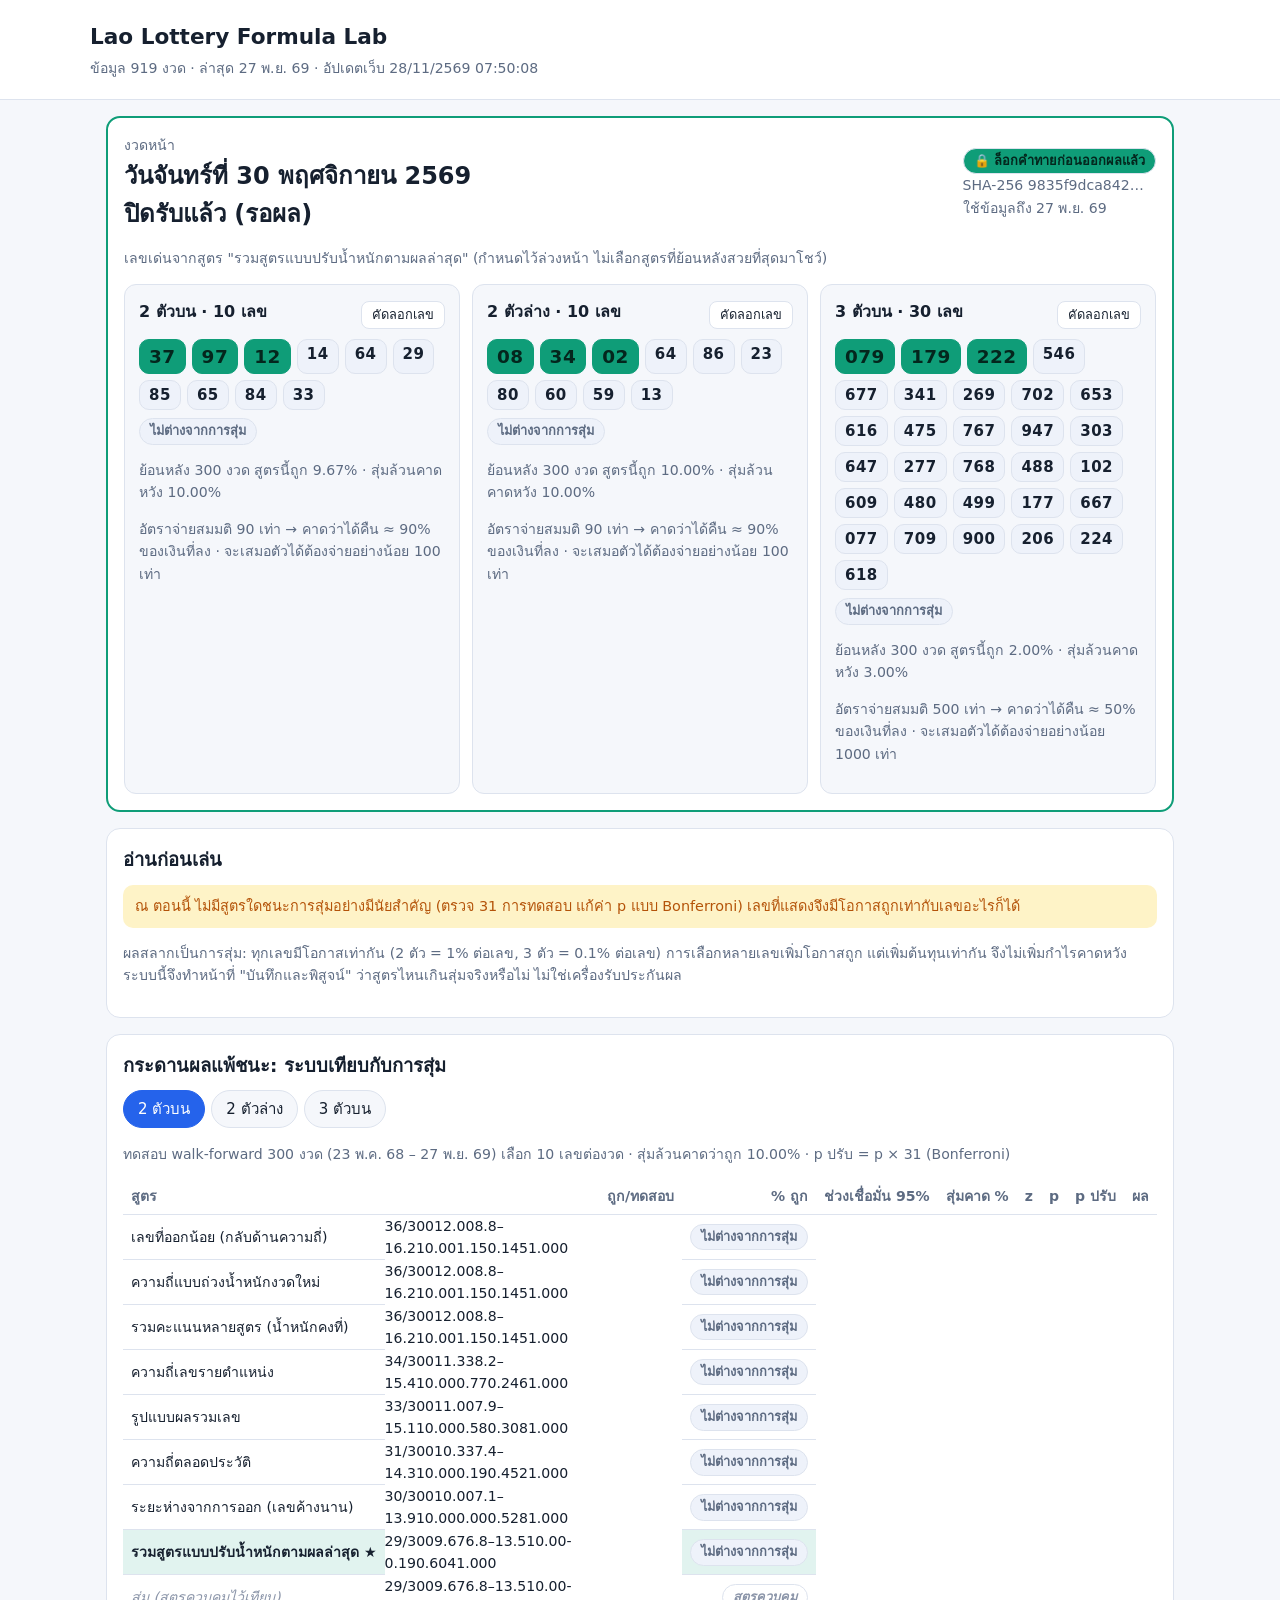
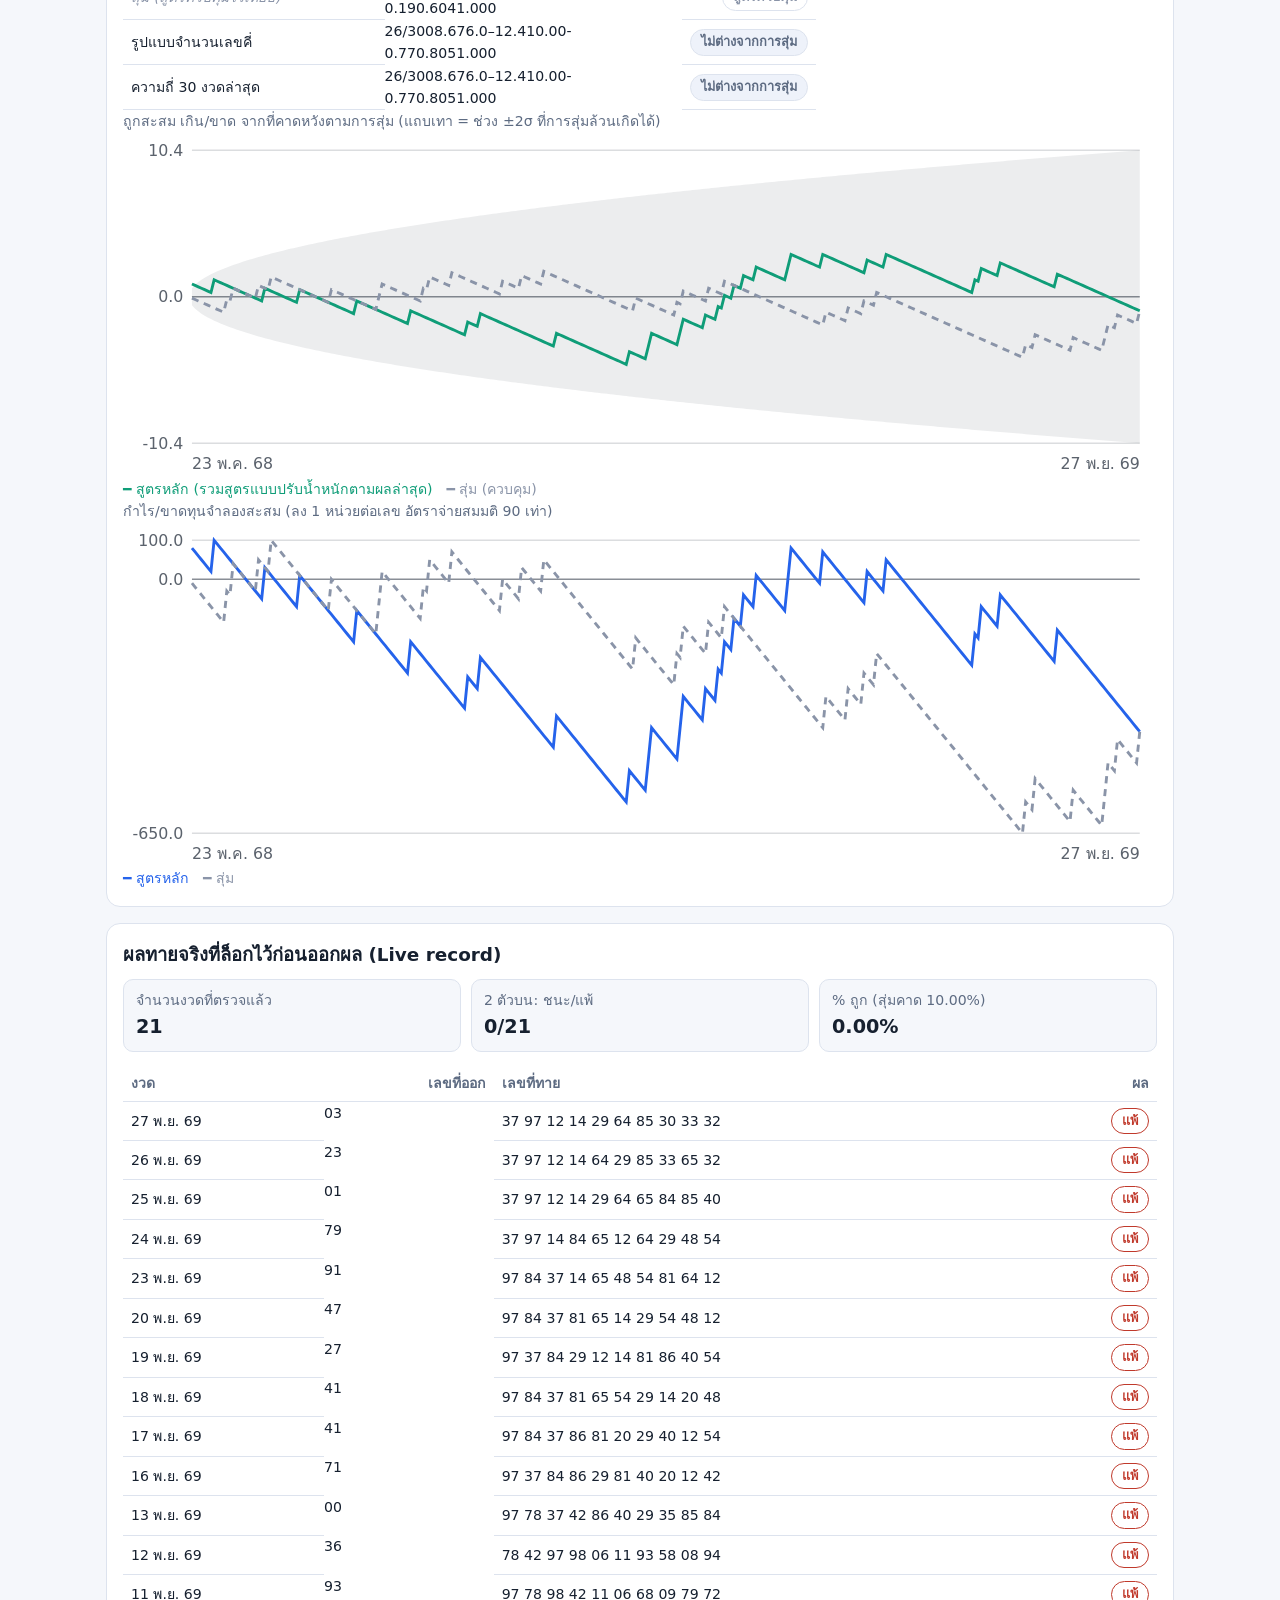
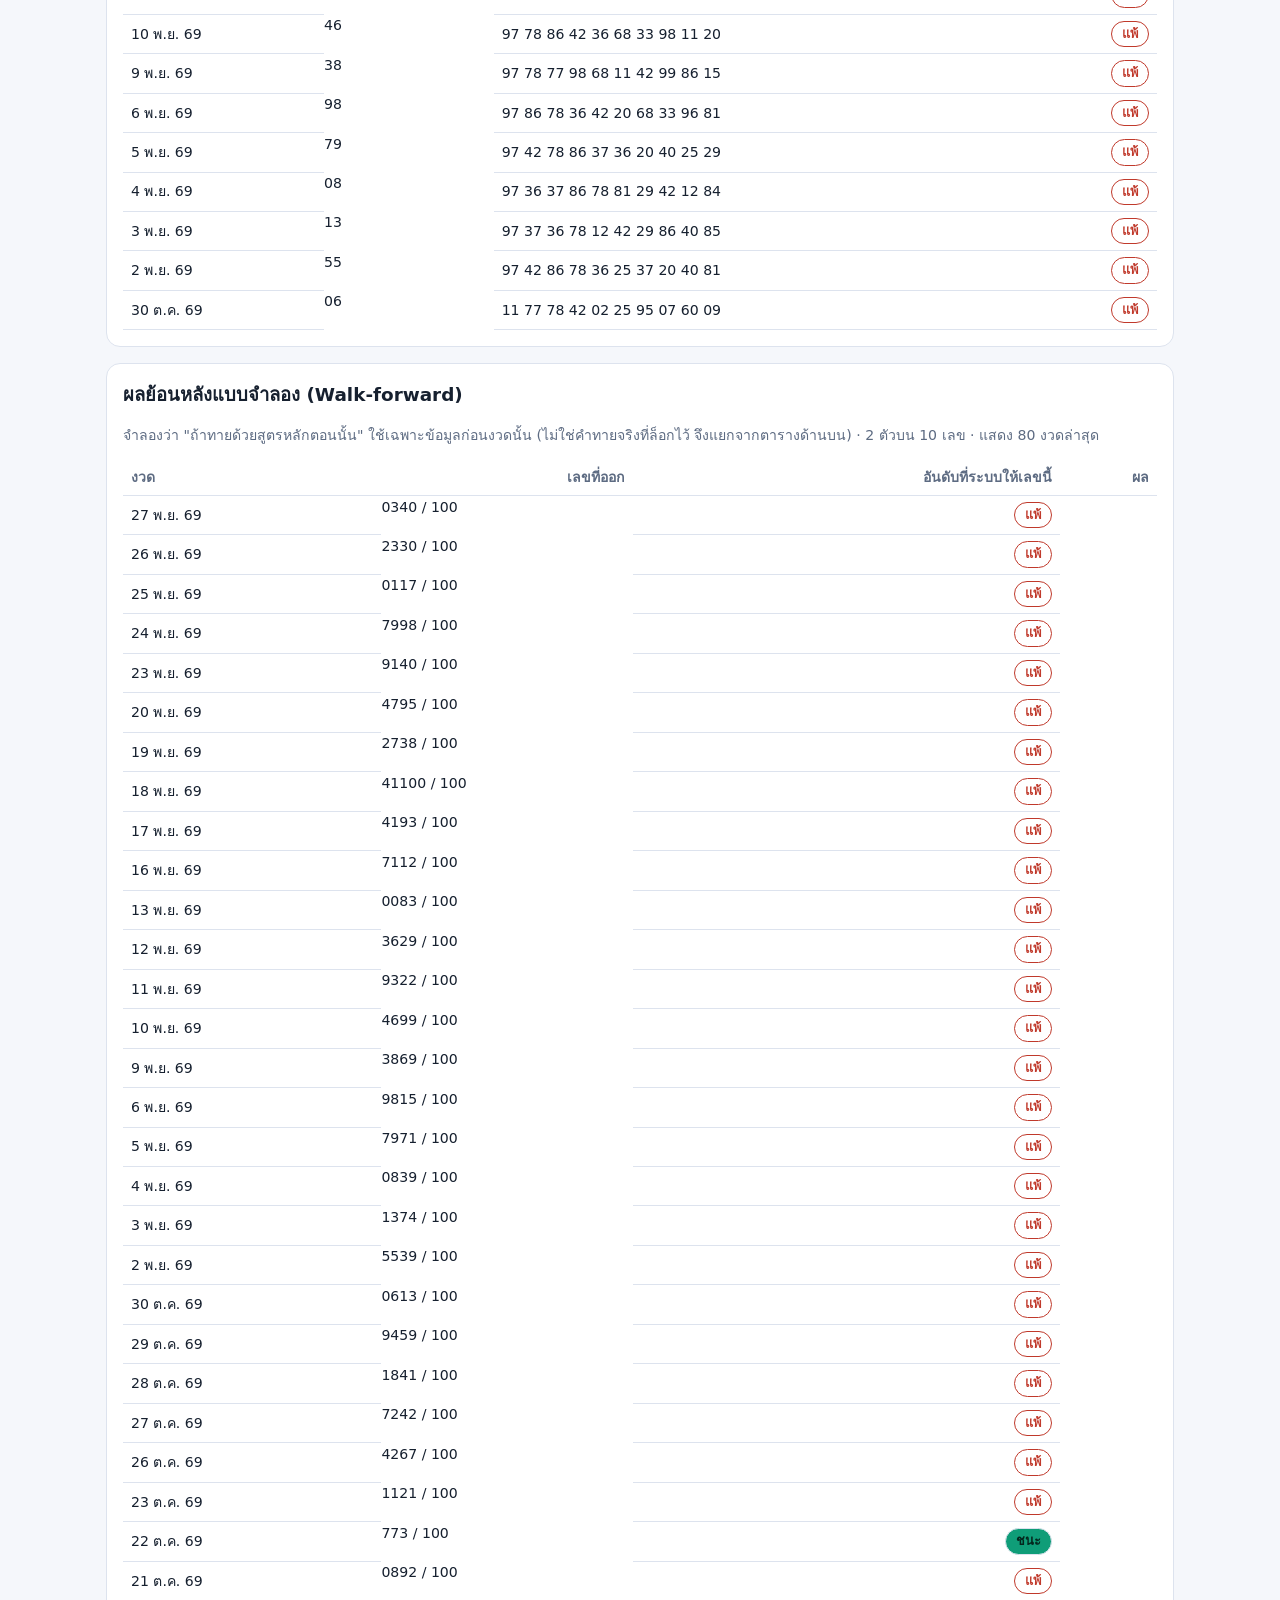
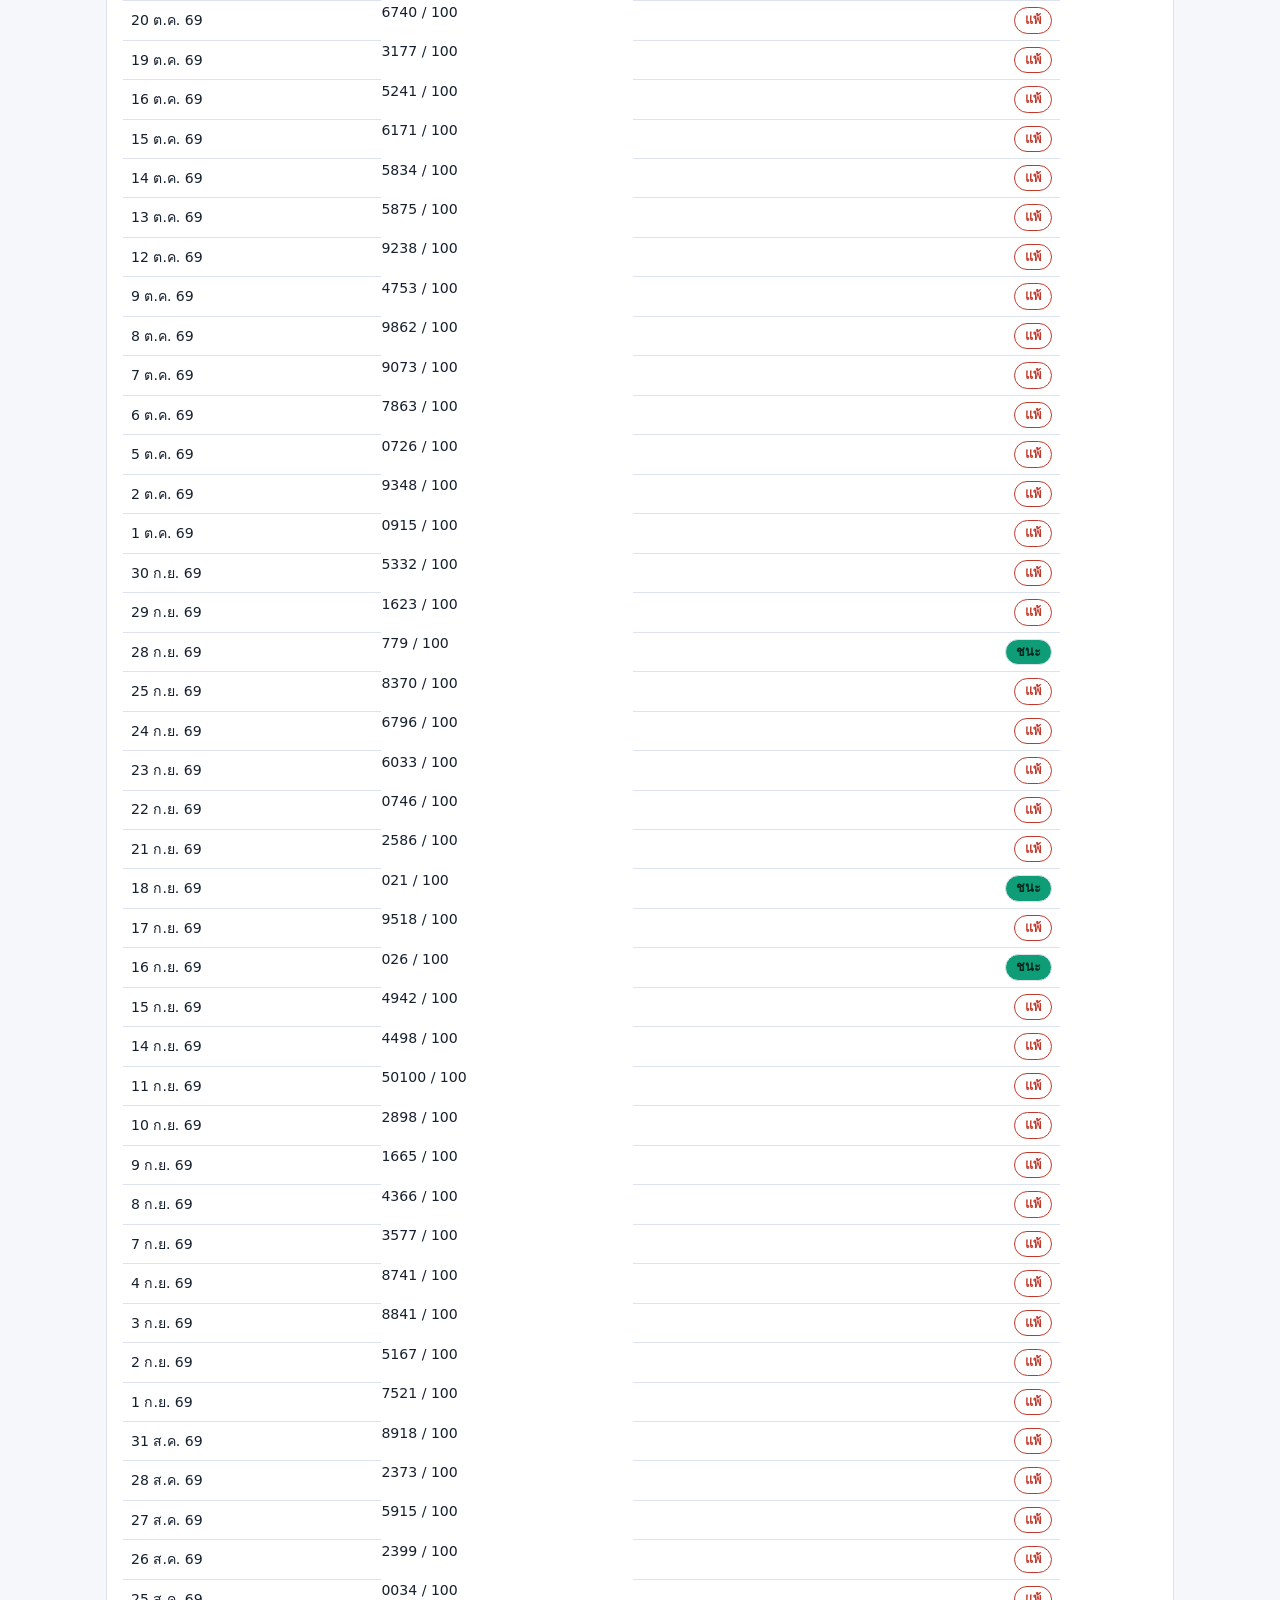
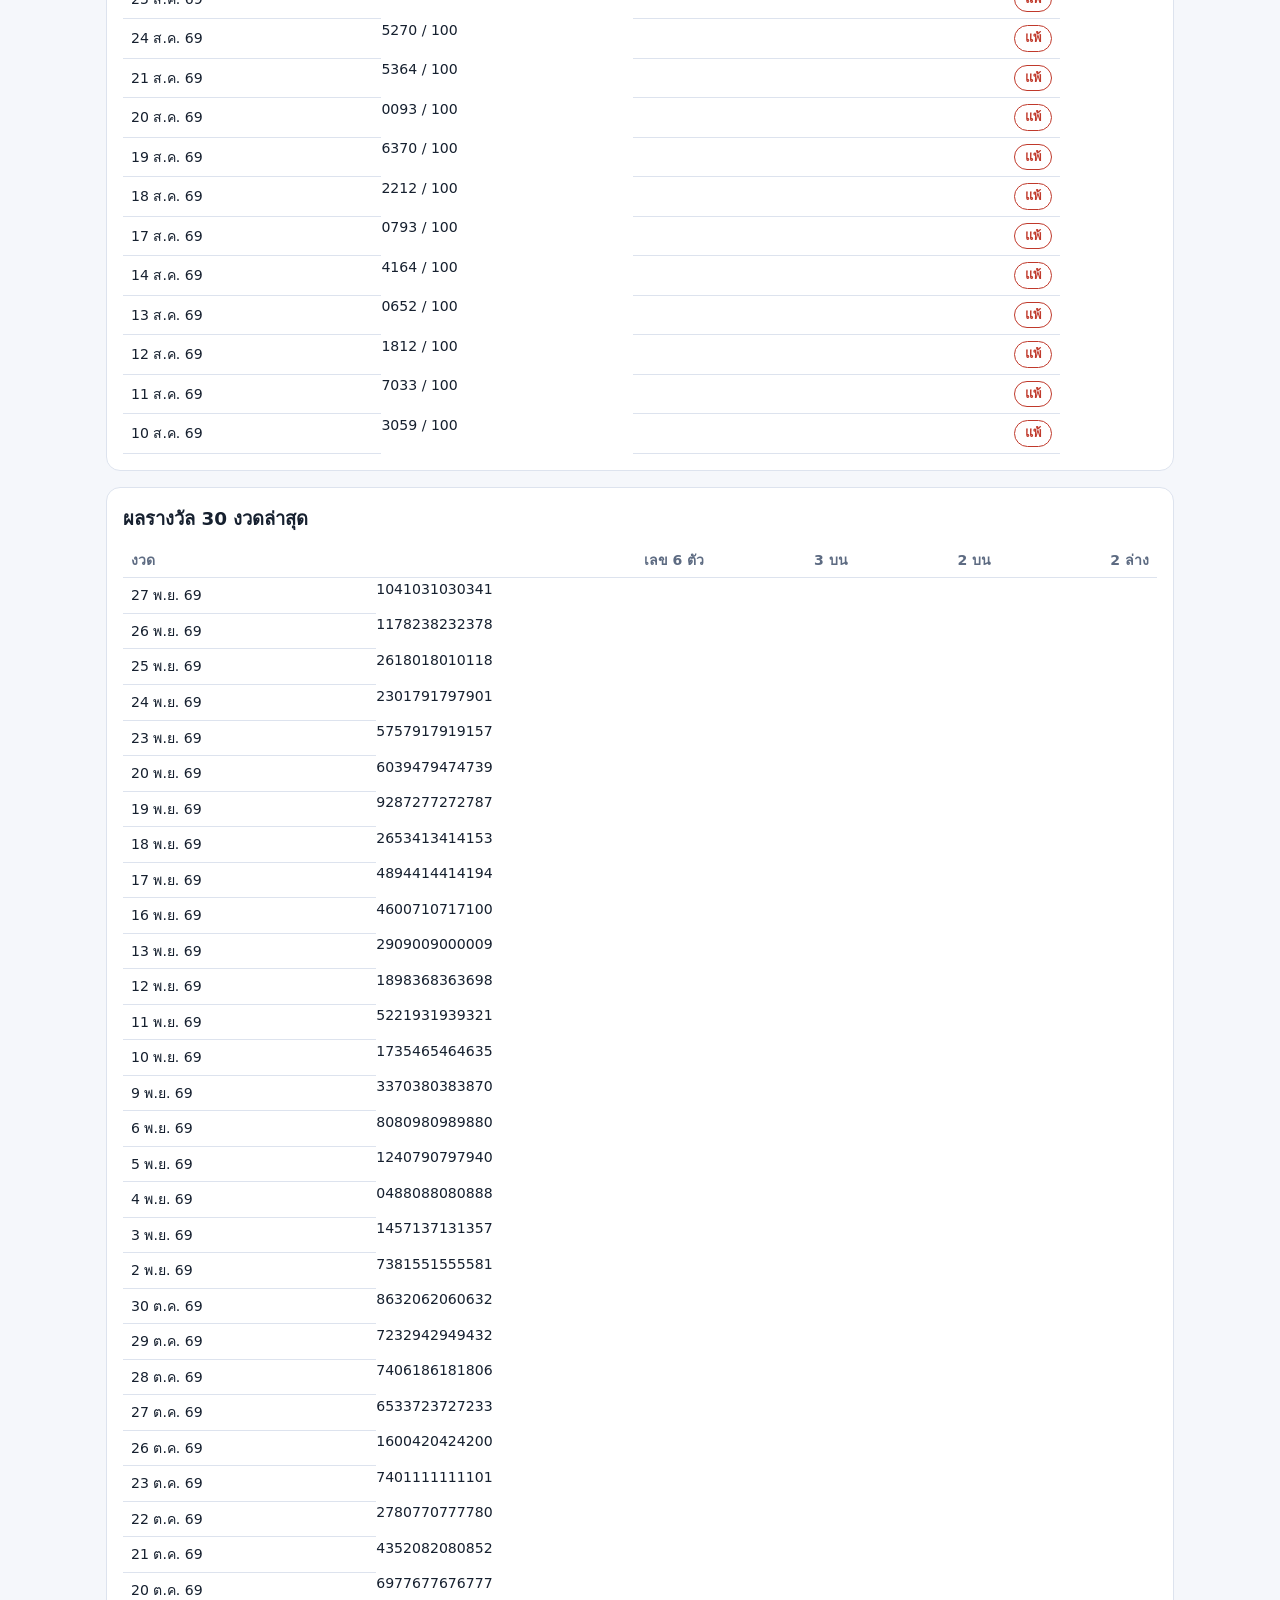
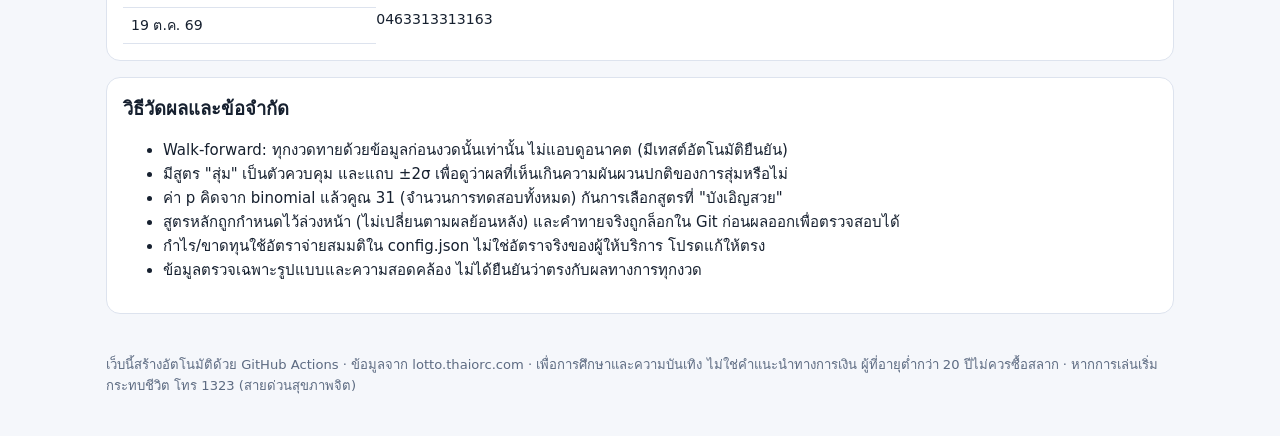
<file: docs/index.html>
<!doctype html>
<html lang="th">
<head>
<meta charset="utf-8">
<meta name="viewport" content="width=device-width,initial-scale=1">
<title>Lao Lottery Formula Lab · เลขเด่นงวดหน้า + สถิติแพ้ชนะย้อนหลัง</title>
<style>
:root{--bg:#f5f7fb;--card:#fff;--line:#dde3ee;--text:#16202f;--mut:#5d6b82;--acc:#0f9d78;--acc2:#2563eb;
--warn:#b45309;--warnbg:#fef3c7;--bad:#c0392b;--good:#0f9d78;--chip:#eef2fa;--ctl:#8a94a8}
@media(prefers-color-scheme:dark){:root{--bg:#0b1020;--card:#141c30;--line:#2a3750;--text:#eaf0ff;--mut:#9aa8c3;
--acc:#4ddcb5;--acc2:#7fb0ff;--warn:#fbbf24;--warnbg:#3a2f12;--bad:#ff7b6b;--good:#4ddcb5;--chip:#1c2742;--ctl:#7c88a3}}
*{box-sizing:border-box}
body{margin:0;background:var(--bg);color:var(--text);font:15px/1.6 "Noto Sans Thai","Sarabun",system-ui,sans-serif}
header{padding:20px max(16px,calc((100% - 1100px)/2));border-bottom:1px solid var(--line);background:var(--card)}
h1{margin:0;font-size:1.35rem}h2{margin:0 0 10px;font-size:1.15rem}h3{margin:0 0 6px;font-size:1rem}
.sub{color:var(--mut);font-size:.88rem;margin-top:2px}
main{max-width:1100px;margin:0 auto;padding:16px}
.card{background:var(--card);border:1px solid var(--line);border-radius:14px;padding:16px;margin-bottom:16px}
.hero{border-color:var(--acc);border-width:2px}
.row{display:flex;flex-wrap:wrap;gap:12px;align-items:center;justify-content:space-between}
.big{font-size:1.5rem;font-weight:700}
.grid3{display:grid;grid-template-columns:repeat(auto-fit,minmax(300px,1fr));gap:12px}
.kind{border:1px solid var(--line);border-radius:12px;padding:14px;background:var(--bg)}
.chips{display:flex;flex-wrap:wrap;gap:6px;margin:8px 0}
.chip{background:var(--chip);border:1px solid var(--line);border-radius:10px;padding:2px 9px;font-weight:700;font-variant-numeric:tabular-nums;letter-spacing:.5px}
.chip.top{background:var(--acc);color:#04261d;border-color:var(--acc);font-size:1.15rem}
.badge{display:inline-block;border-radius:999px;padding:2px 10px;font-size:.8rem;font-weight:600;border:1px solid var(--line)}
.b-none{background:var(--chip);color:var(--mut)}.b-luck{background:var(--warnbg);color:var(--warn)}
.b-signal{background:var(--good);color:#04261d}.b-control{background:transparent;color:var(--ctl)}
.b-ok{background:var(--good);color:#04261d}.b-no{background:transparent;color:var(--bad);border-color:var(--bad)}
.note{background:var(--warnbg);color:var(--warn);border-radius:10px;padding:10px 12px;font-size:.9rem}
.mut{color:var(--mut);font-size:.88rem}
table{width:100%;border-collapse:collapse;font-size:.88rem;font-variant-numeric:tabular-nums}
th,td{padding:6px 8px;border-bottom:1px solid var(--line);text-align:right;white-space:nowrap}
th:first-child,td:first-child,td.l,th.l{text-align:left}
th{color:var(--mut);font-weight:600}tr.pri td{background:rgba(15,157,120,.12);font-weight:600}
tr.ctl td{color:var(--ctl);font-style:italic}
.scroll{overflow-x:auto}
.tabs{display:flex;gap:6px;margin-bottom:12px;flex-wrap:wrap}
.tab{border:1px solid var(--line);background:var(--bg);color:var(--text);border-radius:999px;padding:6px 14px;cursor:pointer;font:inherit}
.tab.on{background:var(--acc2);color:#fff;border-color:var(--acc2)}
button.copy{border:1px solid var(--line);background:var(--card);color:var(--text);border-radius:8px;padding:3px 10px;cursor:pointer;font:inherit;font-size:.8rem}
svg{width:100%;height:auto;display:block}
.stats{display:grid;grid-template-columns:repeat(auto-fit,minmax(150px,1fr));gap:10px;margin-bottom:14px}
.stat{background:var(--bg);border:1px solid var(--line);border-radius:10px;padding:8px 12px}
.stat b{display:block;font-size:1.2rem}
details summary{cursor:pointer;color:var(--acc2)}
code{background:var(--chip);padding:1px 6px;border-radius:6px;font-size:.82rem}
footer{max-width:1100px;margin:0 auto;padding:8px 16px 40px;color:var(--mut);font-size:.82rem}
</style>
</head>
<body>
<header>
  <h1>Lao Lottery Formula Lab</h1>
  <div class="sub" id="meta"></div>
</header>
<main>
  <section class="card hero" id="next"></section>
  <section class="card" id="honest"></section>
  <section class="card">
    <h2>กระดานผลแพ้ชนะ: ระบบเทียบกับการสุ่ม</h2>
    <div class="tabs" id="tabs"></div>
    <div id="board"></div>
  </section>
  <section class="card"><h2>ผลทายจริงที่ล็อกไว้ก่อนออกผล (Live record)</h2><div id="live"></div></section>
  <section class="card"><h2>ผลย้อนหลังแบบจำลอง (Walk-forward)</h2><div id="records"></div></section>
  <section class="card"><h2>ผลรางวัล 30 งวดล่าสุด</h2><div class="scroll" id="recent"></div></section>
  <section class="card" id="method"></section>
</main>
<footer>
  เว็บนี้สร้างอัตโนมัติด้วย GitHub Actions · ข้อมูลจาก lotto.thaiorc.com · เพื่อการศึกษาและความบันเทิง ไม่ใช่คำแนะนำทางการเงิน
  ผู้ที่อายุต่ำกว่า 20 ปีไม่ควรซื้อสลาก · หากการเล่นเริ่มกระทบชีวิต โทร 1323 (สายด่วนสุขภาพจิต)
</footer>

<script>
const D = {"generated_at_utc": "2026-11-28T07:50:08+00:00", "total_draws": 919, "first_date": "2021-01-21", "data_through": "2026-11-27", "primary": {"key": "adaptive", "name": "รวมสูตรแบบปรับน้ำหนักตามผลล่าสุด"}, "window": 300, "bonferroni_m": 31, "next": {"target_date": "2026-11-30", "cutoff_hour_ict": 20, "locked": true, "created_at_utc": "2026-11-27T22:59:42+00:00", "sha256": "9835f9dca842c39e6bb991953b6ad2059c70c7492dca9a590434916ae6fa49da", "data_through": "2026-11-27", "kinds": {"top2": {"label": "2 ตัวบน", "picks": ["37", "97", "12", "14", "64", "29", "85", "65", "84", "33"], "hit_pct": 9.67, "baseline_pct": 10.0, "p_adj": 1.0, "verdict": "none", "verdict_text": "ไม่ต่างจากการสุ่ม", "weights": {"gap": 0.5091, "recent": 0.295, "cold": 0.1958, "frequency": 0.0, "decay": 0.0}, "ev": {"payout_assumed": 90, "return_per_unit_pct": 90.0, "breakeven_payout": 100}}, "top3": {"label": "3 ตัวบน", "picks": ["079", "179", "222", "546", "677", "341", "269", "702", "653", "616", "475", "767", "947", "303", "647", "277", "768", "488", "102", "609", "480", "499", "177", "667", "077", "709", "900", "206", "224", "618"], "hit_pct": 2.0, "baseline_pct": 3.0, "p_adj": 1.0, "verdict": "none", "verdict_text": "ไม่ต่างจากการสุ่ม", "weights": {"frequency": 0.4067, "decay": 0.2222, "pair": 0.2083, "recent": 0.1187, "sum": 0.0441}, "ev": {"payout_assumed": 500, "return_per_unit_pct": 50.0, "breakeven_payout": 1000}}, "bottom2": {"label": "2 ตัวล่าง", "picks": ["08", "34", "02", "64", "86", "23", "80", "60", "59", "13"], "hit_pct": 10.0, "baseline_pct": 10.0, "p_adj": 1.0, "verdict": "none", "verdict_text": "ไม่ต่างจากการสุ่ม", "weights": {"cold": 0.7521, "digit": 0.1289, "gap": 0.0779, "recent": 0.0411, "frequency": 0.0}, "ev": {"payout_assumed": 90, "return_per_unit_pct": 90.0, "breakeven_payout": 100}}}}, "backtest": {"top2": {"label": "2 ตัวบน", "picks": 10, "tests": 300, "baseline_pct": 10.0, "from": "2025-05-23", "to": "2026-11-27", "strategies": [{"key": "cold", "name": "เลขที่ออกน้อย (กลับด้านความถี่)", "is_control": false, "is_primary": false, "tests": 300, "hits": 36, "misses": 264, "hit_pct": 12.0, "baseline_pct": 10.0, "expected_hits": 30.0, "z": 1.15, "ci_low_pct": 8.8, "ci_high_pct": 16.17, "p_value": 0.1453, "p_adj": 1.0, "verdict": "none"}, {"key": "decay", "name": "ความถี่แบบถ่วงน้ำหนักงวดใหม่", "is_control": false, "is_primary": false, "tests": 300, "hits": 36, "misses": 264, "hit_pct": 12.0, "baseline_pct": 10.0, "expected_hits": 30.0, "z": 1.15, "ci_low_pct": 8.8, "ci_high_pct": 16.17, "p_value": 0.1453, "p_adj": 1.0, "verdict": "none"}, {"key": "ensemble", "name": "รวมคะแนนหลายสูตร (น้ำหนักคงที่)", "is_control": false, "is_primary": false, "tests": 300, "hits": 36, "misses": 264, "hit_pct": 12.0, "baseline_pct": 10.0, "expected_hits": 30.0, "z": 1.15, "ci_low_pct": 8.8, "ci_high_pct": 16.17, "p_value": 0.1453, "p_adj": 1.0, "verdict": "none"}, {"key": "digitpos", "name": "ความถี่เลขรายตำแหน่ง", "is_control": false, "is_primary": false, "tests": 300, "hits": 34, "misses": 266, "hit_pct": 11.33, "baseline_pct": 10.0, "expected_hits": 30.0, "z": 0.77, "ci_low_pct": 8.22, "ci_high_pct": 15.42, "p_value": 0.2458, "p_adj": 1.0, "verdict": "none"}, {"key": "sum", "name": "รูปแบบผลรวมเลข", "is_control": false, "is_primary": false, "tests": 300, "hits": 33, "misses": 267, "hit_pct": 11.0, "baseline_pct": 10.0, "expected_hits": 30.0, "z": 0.58, "ci_low_pct": 7.94, "ci_high_pct": 15.05, "p_value": 0.3083, "p_adj": 1.0, "verdict": "none"}, {"key": "frequency", "name": "ความถี่ตลอดประวัติ", "is_control": false, "is_primary": false, "tests": 300, "hits": 31, "misses": 269, "hit_pct": 10.33, "baseline_pct": 10.0, "expected_hits": 30.0, "z": 0.19, "ci_low_pct": 7.38, "ci_high_pct": 14.29, "p_value": 0.4516, "p_adj": 1.0, "verdict": "none"}, {"key": "gap", "name": "ระยะห่างจากการออก (เลขค้างนาน)", "is_control": false, "is_primary": false, "tests": 300, "hits": 30, "misses": 270, "hit_pct": 10.0, "baseline_pct": 10.0, "expected_hits": 30.0, "z": 0.0, "ci_low_pct": 7.09, "ci_high_pct": 13.92, "p_value": 0.5281, "p_adj": 1.0, "verdict": "none"}, {"key": "adaptive", "name": "รวมสูตรแบบปรับน้ำหนักตามผลล่าสุด", "is_control": false, "is_primary": true, "tests": 300, "hits": 29, "misses": 271, "hit_pct": 9.67, "baseline_pct": 10.0, "expected_hits": 30.0, "z": -0.19, "ci_low_pct": 6.81, "ci_high_pct": 13.54, "p_value": 0.6044, "p_adj": 1.0, "verdict": "none"}, {"key": "random", "name": "สุ่ม (สูตรควบคุมไว้เทียบ)", "is_control": true, "is_primary": false, "tests": 300, "hits": 29, "misses": 271, "hit_pct": 9.67, "baseline_pct": 10.0, "expected_hits": 30.0, "z": -0.19, "ci_low_pct": 6.81, "ci_high_pct": 13.54, "p_value": 0.6044, "p_adj": 1.0, "verdict": "control"}, {"key": "digit", "name": "รูปแบบจำนวนเลขคี่", "is_control": false, "is_primary": false, "tests": 300, "hits": 26, "misses": 274, "hit_pct": 8.67, "baseline_pct": 10.0, "expected_hits": 30.0, "z": -0.77, "ci_low_pct": 5.98, "ci_high_pct": 12.4, "p_value": 0.8051, "p_adj": 1.0, "verdict": "none"}, {"key": "recent", "name": "ความถี่ 30 งวดล่าสุด", "is_control": false, "is_primary": false, "tests": 300, "hits": 26, "misses": 274, "hit_pct": 8.67, "baseline_pct": 10.0, "expected_hits": 30.0, "z": -0.77, "ci_low_pct": 5.98, "ci_high_pct": 12.4, "p_value": 0.8051, "p_adj": 1.0, "verdict": "none"}], "records": [{"date": "2026-11-27", "actual": "03", "rank": 40, "hit": 0}, {"date": "2026-11-26", "actual": "23", "rank": 30, "hit": 0}, {"date": "2026-11-25", "actual": "01", "rank": 17, "hit": 0}, {"date": "2026-11-24", "actual": "79", "rank": 98, "hit": 0}, {"date": "2026-11-23", "actual": "91", "rank": 40, "hit": 0}, {"date": "2026-11-20", "actual": "47", "rank": 95, "hit": 0}, {"date": "2026-11-19", "actual": "27", "rank": 38, "hit": 0}, {"date": "2026-11-18", "actual": "41", "rank": 100, "hit": 0}, {"date": "2026-11-17", "actual": "41", "rank": 93, "hit": 0}, {"date": "2026-11-16", "actual": "71", "rank": 12, "hit": 0}, {"date": "2026-11-13", "actual": "00", "rank": 83, "hit": 0}, {"date": "2026-11-12", "actual": "36", "rank": 29, "hit": 0}, {"date": "2026-11-11", "actual": "93", "rank": 22, "hit": 0}, {"date": "2026-11-10", "actual": "46", "rank": 99, "hit": 0}, {"date": "2026-11-09", "actual": "38", "rank": 69, "hit": 0}, {"date": "2026-11-06", "actual": "98", "rank": 15, "hit": 0}, {"date": "2026-11-05", "actual": "79", "rank": 71, "hit": 0}, {"date": "2026-11-04", "actual": "08", "rank": 39, "hit": 0}, {"date": "2026-11-03", "actual": "13", "rank": 74, "hit": 0}, {"date": "2026-11-02", "actual": "55", "rank": 39, "hit": 0}, {"date": "2026-10-30", "actual": "06", "rank": 13, "hit": 0}, {"date": "2026-10-29", "actual": "94", "rank": 59, "hit": 0}, {"date": "2026-10-28", "actual": "18", "rank": 41, "hit": 0}, {"date": "2026-10-27", "actual": "72", "rank": 42, "hit": 0}, {"date": "2026-10-26", "actual": "42", "rank": 67, "hit": 0}, {"date": "2026-10-23", "actual": "11", "rank": 21, "hit": 0}, {"date": "2026-10-22", "actual": "77", "rank": 3, "hit": 1}, {"date": "2026-10-21", "actual": "08", "rank": 92, "hit": 0}, {"date": "2026-10-20", "actual": "67", "rank": 40, "hit": 0}, {"date": "2026-10-19", "actual": "31", "rank": 77, "hit": 0}, {"date": "2026-10-16", "actual": "52", "rank": 41, "hit": 0}, {"date": "2026-10-15", "actual": "61", "rank": 71, "hit": 0}, {"date": "2026-10-14", "actual": "58", "rank": 34, "hit": 0}, {"date": "2026-10-13", "actual": "58", "rank": 75, "hit": 0}, {"date": "2026-10-12", "actual": "92", "rank": 38, "hit": 0}, {"date": "2026-10-09", "actual": "47", "rank": 53, "hit": 0}, {"date": "2026-10-08", "actual": "98", "rank": 62, "hit": 0}, {"date": "2026-10-07", "actual": "90", "rank": 73, "hit": 0}, {"date": "2026-10-06", "actual": "78", "rank": 63, "hit": 0}, {"date": "2026-10-05", "actual": "07", "rank": 26, "hit": 0}, {"date": "2026-10-02", "actual": "93", "rank": 48, "hit": 0}, {"date": "2026-10-01", "actual": "09", "rank": 15, "hit": 0}, {"date": "2026-09-30", "actual": "53", "rank": 32, "hit": 0}, {"date": "2026-09-29", "actual": "16", "rank": 23, "hit": 0}, {"date": "2026-09-28", "actual": "77", "rank": 9, "hit": 1}, {"date": "2026-09-25", "actual": "83", "rank": 70, "hit": 0}, {"date": "2026-09-24", "actual": "67", "rank": 96, "hit": 0}, {"date": "2026-09-23", "actual": "60", "rank": 33, "hit": 0}, {"date": "2026-09-22", "actual": "07", "rank": 46, "hit": 0}, {"date": "2026-09-21", "actual": "25", "rank": 86, "hit": 0}, {"date": "2026-09-18", "actual": "02", "rank": 1, "hit": 1}, {"date": "2026-09-17", "actual": "95", "rank": 18, "hit": 0}, {"date": "2026-09-16", "actual": "02", "rank": 6, "hit": 1}, {"date": "2026-09-15", "actual": "49", "rank": 42, "hit": 0}, {"date": "2026-09-14", "actual": "44", "rank": 98, "hit": 0}, {"date": "2026-09-11", "actual": "50", "rank": 100, "hit": 0}, {"date": "2026-09-10", "actual": "28", "rank": 98, "hit": 0}, {"date": "2026-09-09", "actual": "16", "rank": 65, "hit": 0}, {"date": "2026-09-08", "actual": "43", "rank": 66, "hit": 0}, {"date": "2026-09-07", "actual": "35", "rank": 77, "hit": 0}, {"date": "2026-09-04", "actual": "87", "rank": 41, "hit": 0}, {"date": "2026-09-03", "actual": "88", "rank": 41, "hit": 0}, {"date": "2026-09-02", "actual": "51", "rank": 67, "hit": 0}, {"date": "2026-09-01", "actual": "75", "rank": 21, "hit": 0}, {"date": "2026-08-31", "actual": "89", "rank": 18, "hit": 0}, {"date": "2026-08-28", "actual": "23", "rank": 73, "hit": 0}, {"date": "2026-08-27", "actual": "59", "rank": 15, "hit": 0}, {"date": "2026-08-26", "actual": "23", "rank": 99, "hit": 0}, {"date": "2026-08-25", "actual": "00", "rank": 34, "hit": 0}, {"date": "2026-08-24", "actual": "52", "rank": 70, "hit": 0}, {"date": "2026-08-21", "actual": "53", "rank": 64, "hit": 0}, {"date": "2026-08-20", "actual": "00", "rank": 93, "hit": 0}, {"date": "2026-08-19", "actual": "63", "rank": 70, "hit": 0}, {"date": "2026-08-18", "actual": "22", "rank": 12, "hit": 0}, {"date": "2026-08-17", "actual": "07", "rank": 93, "hit": 0}, {"date": "2026-08-14", "actual": "41", "rank": 64, "hit": 0}, {"date": "2026-08-13", "actual": "06", "rank": 52, "hit": 0}, {"date": "2026-08-12", "actual": "18", "rank": 12, "hit": 0}, {"date": "2026-08-11", "actual": "70", "rank": 33, "hit": 0}, {"date": "2026-08-10", "actual": "30", "rank": 59, "hit": 0}], "chart": {"dates": ["2025-05-23", "2025-05-26", "2025-05-28", "2025-05-30", "2025-06-02", "2025-06-04", "2025-06-06", "2025-06-09", "2025-06-11", "2025-06-13", "2025-06-16", "2025-06-18", "2025-06-20", "2025-06-23", "2025-06-25", "2025-06-27", "2025-06-30", "2025-07-02", "2025-07-04", "2025-07-07", "2025-07-09", "2025-07-11", "2025-07-14", "2025-07-16", "2025-07-18", "2025-07-21", "2025-07-23", "2025-07-25", "2025-07-28", "2025-07-30", "2025-08-01", "2025-08-04", "2025-08-06", "2025-08-08", "2025-08-11", "2025-08-13", "2025-08-15", "2025-08-18", "2025-08-20", "2025-08-22", "2025-08-25", "2025-08-27", "2025-08-29", "2025-09-01", "2025-09-03", "2025-09-05", "2025-09-08", "2025-09-10", "2025-09-12", "2025-09-15", "2025-09-17", "2025-09-19", "2025-09-22", "2025-09-24", "2025-09-26", "2025-09-29", "2025-10-01", "2025-10-03", "2025-10-06", "2025-10-08", "2025-10-10", "2025-10-13", "2025-10-15", "2025-10-17", "2025-10-20", "2025-10-22", "2025-10-24", "2025-10-27", "2025-10-29", "2025-10-31", "2025-11-03", "2025-11-05", "2025-11-07", "2025-11-10", "2025-11-12", "2025-11-14", "2025-11-17", "2025-11-19", "2025-11-21", "2025-11-24", "2025-11-26", "2025-11-28", "2025-12-03", "2025-12-05", "2025-12-08", "2025-12-10", "2025-12-12", "2025-12-15", "2025-12-17", "2025-12-19", "2025-12-22", "2025-12-24", "2025-12-26", "2025-12-29", "2025-12-31", "2026-01-02", "2026-01-05", "2026-01-07", "2026-01-09", "2026-01-12", "2026-01-14", "2026-01-16", "2026-01-19", "2026-01-21", "2026-01-23", "2026-01-26", "2026-01-28", "2026-01-30", "2026-02-02", "2026-02-04", "2026-02-06", "2026-02-09", "2026-02-11", "2026-02-13", "2026-02-16", "2026-02-18", "2026-02-20", "2026-02-23", "2026-02-27", "2026-03-02", "2026-03-04", "2026-03-06", "2026-03-11", "2026-03-13", "2026-03-16", "2026-03-18", "2026-03-20", "2026-03-23", "2026-03-25", "2026-03-27", "2026-03-30", "2026-04-01", "2026-04-02", "2026-04-03", "2026-04-06", "2026-04-07", "2026-04-08", "2026-04-09", "2026-04-10", "2026-04-13", "2026-04-17", "2026-04-20", "2026-04-21", "2026-04-22", "2026-04-23", "2026-04-24", "2026-04-27", "2026-04-28", "2026-04-29", "2026-04-30", "2026-05-04", "2026-05-05", "2026-05-06", "2026-05-07", "2026-05-08", "2026-05-11", "2026-05-12", "2026-05-13", "2026-05-14", "2026-05-15", "2026-05-18", "2026-05-19", "2026-05-20", "2026-05-21", "2026-05-22", "2026-05-25", "2026-05-26", "2026-05-27", "2026-05-28", "2026-05-29", "2026-06-01", "2026-06-02", "2026-06-03", "2026-06-04", "2026-06-05", "2026-06-08", "2026-06-09", "2026-06-10", "2026-06-11", "2026-06-12", "2026-06-15", "2026-06-16", "2026-06-17", "2026-06-18", "2026-06-19", "2026-06-22", "2026-06-23", "2026-06-24", "2026-06-25", "2026-06-26", "2026-06-29", "2026-06-30", "2026-07-01", "2026-07-02", "2026-07-03", "2026-07-06", "2026-07-07", "2026-07-08", "2026-07-09", "2026-07-10", "2026-07-13", "2026-07-14", "2026-07-15", "2026-07-16", "2026-07-17", "2026-07-20", "2026-07-21", "2026-07-22", "2026-07-23", "2026-07-24", "2026-07-27", "2026-07-28", "2026-07-29", "2026-07-30", "2026-07-31", "2026-08-03", "2026-08-04", "2026-08-05", "2026-08-06", "2026-08-07", "2026-08-10", "2026-08-11", "2026-08-12", "2026-08-13", "2026-08-14", "2026-08-17", "2026-08-18", "2026-08-19", "2026-08-20", "2026-08-21", "2026-08-24", "2026-08-25", "2026-08-26", "2026-08-27", "2026-08-28", "2026-08-31", "2026-09-01", "2026-09-02", "2026-09-03", "2026-09-04", "2026-09-07", "2026-09-08", "2026-09-09", "2026-09-10", "2026-09-11", "2026-09-14", "2026-09-15", "2026-09-16", "2026-09-17", "2026-09-18", "2026-09-21", "2026-09-22", "2026-09-23", "2026-09-24", "2026-09-25", "2026-09-28", "2026-09-29", "2026-09-30", "2026-10-01", "2026-10-02", "2026-10-05", "2026-10-06", "2026-10-07", "2026-10-08", "2026-10-09", "2026-10-12", "2026-10-13", "2026-10-14", "2026-10-15", "2026-10-16", "2026-10-19", "2026-10-20", "2026-10-21", "2026-10-22", "2026-10-23", "2026-10-26", "2026-10-27", "2026-10-28", "2026-10-29", "2026-10-30", "2026-11-02", "2026-11-03", "2026-11-04", "2026-11-05", "2026-11-06", "2026-11-09", "2026-11-10", "2026-11-11", "2026-11-12", "2026-11-13", "2026-11-16", "2026-11-17", "2026-11-18", "2026-11-19", "2026-11-20", "2026-11-23", "2026-11-24", "2026-11-25", "2026-11-26", "2026-11-27"], "primary": [0.9, 0.8, 0.7, 0.6, 0.5, 0.4, 0.3, 1.2, 1.1, 1.0, 0.9, 0.8, 0.7, 0.6, 0.5, 0.4, 0.3, 0.2, 0.1, 0.0, -0.1, -0.2, -0.3, 0.6, 0.5, 0.4, 0.3, 0.2, 0.1, 0.0, -0.1, -0.2, -0.3, -0.4, 0.5, 0.4, 0.3, 0.2, 0.1, 0.0, -0.1, -0.2, -0.3, -0.4, -0.5, -0.6, -0.7, -0.8, -0.9, -1.0, -1.1, -1.2, -0.3, -0.4, -0.5, -0.6, -0.7, -0.8, -0.9, -1.0, -1.1, -1.2, -1.3, -1.4, -1.5, -1.6, -1.7, -1.8, -1.9, -1.0, -1.1, -1.2, -1.3, -1.4, -1.5, -1.6, -1.7, -1.8, -1.9, -2.0, -2.1, -2.2, -2.3, -2.4, -2.5, -2.6, -2.7, -1.8, -1.9, -2.0, -2.1, -1.2, -1.3, -1.4, -1.5, -1.6, -1.7, -1.8, -1.9, -2.0, -2.1, -2.2, -2.3, -2.4, -2.5, -2.6, -2.7, -2.8, -2.9, -3.0, -3.1, -3.2, -3.3, -3.4, -3.5, -2.6, -2.7, -2.8, -2.9, -3.0, -3.1, -3.2, -3.3, -3.4, -3.5, -3.6, -3.7, -3.8, -3.9, -4.0, -4.1, -4.2, -4.3, -4.4, -4.5, -4.6, -4.7, -4.8, -3.9, -4.0, -4.1, -4.2, -4.3, -4.4, -3.5, -2.6, -2.7, -2.8, -2.9, -3.0, -3.1, -3.2, -3.3, -3.4, -2.5, -1.6, -1.7, -1.8, -1.9, -2.0, -2.1, -2.2, -1.3, -1.4, -1.5, -1.6, -0.7, -0.8, 0.1, -0.0, -0.1, 0.8, 0.7, 0.6, 1.5, 1.4, 1.3, 1.2, 2.1, 2.0, 1.9, 1.8, 1.7, 1.6, 1.5, 1.4, 1.3, 1.2, 2.1, 3.0, 2.9, 2.8, 2.7, 2.6, 2.5, 2.4, 2.3, 2.2, 2.1, 3.0, 2.9, 2.8, 2.7, 2.6, 2.5, 2.4, 2.3, 2.2, 2.1, 2.0, 1.9, 1.8, 1.7, 2.6, 2.5, 2.4, 2.3, 2.2, 2.1, 3.0, 2.9, 2.8, 2.7, 2.6, 2.5, 2.4, 2.3, 2.2, 2.1, 2.0, 1.9, 1.8, 1.7, 1.6, 1.5, 1.4, 1.3, 1.2, 1.1, 1.0, 0.9, 0.8, 0.7, 0.6, 0.5, 0.4, 0.3, 1.2, 1.1, 2.0, 1.9, 1.8, 1.7, 1.6, 1.5, 2.4, 2.3, 2.2, 2.1, 2.0, 1.9, 1.8, 1.7, 1.6, 1.5, 1.4, 1.3, 1.2, 1.1, 1.0, 0.9, 0.8, 0.7, 1.6, 1.5, 1.4, 1.3, 1.2, 1.1, 1.0, 0.9, 0.8, 0.7, 0.6, 0.5, 0.4, 0.3, 0.2, 0.1, -0.0, -0.1, -0.2, -0.3, -0.4, -0.5, -0.6, -0.7, -0.8, -0.9, -1.0], "control": [-0.1, -0.2, -0.3, -0.4, -0.5, -0.6, -0.7, -0.8, -0.9, -1.0, -1.1, -0.2, -0.3, 0.6, 0.5, 0.4, 0.3, 0.2, 0.1, 0.0, -0.1, 0.8, 0.7, 0.6, 0.5, 1.4, 1.3, 1.2, 1.1, 1.0, 0.9, 0.8, 0.7, 0.6, 0.5, 0.4, 0.3, 0.2, 0.1, 0.0, -0.1, -0.2, -0.3, -0.4, 0.5, 0.4, 0.3, 0.2, 0.1, 0.0, -0.1, -0.2, -0.3, -0.4, -0.5, -0.6, -0.7, -0.8, -0.9, 0.0, 0.9, 0.8, 0.7, 0.6, 0.5, 0.4, 0.3, 0.2, 0.1, 0.0, -0.1, -0.2, -0.3, 0.6, 0.5, 1.4, 1.3, 1.2, 1.1, 1.0, 0.9, 0.8, 1.7, 1.6, 1.5, 1.4, 1.3, 1.2, 1.1, 1.0, 0.9, 0.8, 0.7, 0.6, 0.5, 0.4, 0.3, 0.2, 1.1, 1.0, 0.9, 0.8, 0.7, 0.6, 1.5, 1.4, 1.3, 1.2, 1.1, 1.0, 0.9, 1.8, 1.7, 1.6, 1.5, 1.4, 1.3, 1.2, 1.1, 1.0, 0.9, 0.8, 0.7, 0.6, 0.5, 0.4, 0.3, 0.2, 0.1, -0.0, -0.1, -0.2, -0.3, -0.4, -0.5, -0.6, -0.7, -0.8, -0.9, -1.0, -0.1, -0.2, -0.3, -0.4, -0.5, -0.6, -0.7, -0.8, -0.9, -1.0, -1.1, -1.2, -1.3, -0.4, -0.5, 0.4, 0.3, 0.2, 0.1, -0.0, -0.1, -0.2, -0.3, 0.6, 0.5, 0.4, 0.3, 0.2, 1.1, 1.0, 0.9, 0.8, 0.7, 0.6, 0.5, 0.4, 0.3, 0.2, 0.1, -0.0, -0.1, -0.2, -0.3, -0.4, -0.5, -0.6, -0.7, -0.8, -0.9, -1.0, -1.1, -1.2, -1.3, -1.4, -1.5, -1.6, -1.7, -1.8, -1.9, -2.0, -1.1, -1.2, -1.3, -1.4, -1.5, -1.6, -1.7, -0.8, -0.9, -1.0, -1.1, -1.2, -0.3, -0.4, -0.5, -0.6, 0.3, 0.2, 0.1, -0.0, -0.1, -0.2, -0.3, -0.4, -0.5, -0.6, -0.7, -0.8, -0.9, -1.0, -1.1, -1.2, -1.3, -1.4, -1.5, -1.6, -1.7, -1.8, -1.9, -2.0, -2.1, -2.2, -2.3, -2.4, -2.5, -2.6, -2.7, -2.8, -2.9, -3.0, -3.1, -3.2, -3.3, -3.4, -3.5, -3.6, -3.7, -3.8, -3.9, -4.0, -4.1, -4.2, -4.3, -3.4, -3.5, -3.6, -2.7, -2.8, -2.9, -3.0, -3.1, -3.2, -3.3, -3.4, -3.5, -3.6, -3.7, -3.8, -2.9, -3.0, -3.1, -3.2, -3.3, -3.4, -3.5, -3.6, -3.7, -3.8, -2.9, -2.0, -2.1, -2.2, -1.3, -1.4, -1.5, -1.6, -1.7, -1.8, -1.9, -1.0], "band": [0.6, 0.849, 1.039, 1.2, 1.342, 1.47, 1.587, 1.697, 1.8, 1.897, 1.99, 2.078, 2.163, 2.245, 2.324, 2.4, 2.474, 2.546, 2.615, 2.683, 2.75, 2.814, 2.877, 2.939, 3.0, 3.059, 3.118, 3.175, 3.231, 3.286, 3.341, 3.394, 3.447, 3.499, 3.55, 3.6, 3.65, 3.699, 3.747, 3.795, 3.842, 3.888, 3.934, 3.98, 4.025, 4.069, 4.113, 4.157, 4.2, 4.243, 4.285, 4.327, 4.368, 4.409, 4.45, 4.49, 4.53, 4.569, 4.609, 4.648, 4.686, 4.724, 4.762, 4.8, 4.837, 4.874, 4.911, 4.948, 4.984, 5.02, 5.056, 5.091, 5.126, 5.161, 5.196, 5.231, 5.265, 5.299, 5.333, 5.367, 5.4, 5.433, 5.466, 5.499, 5.532, 5.564, 5.596, 5.628, 5.66, 5.692, 5.724, 5.755, 5.786, 5.817, 5.848, 5.879, 5.909, 5.94, 5.97, 6.0, 6.03, 6.06, 6.089, 6.119, 6.148, 6.177, 6.206, 6.235, 6.264, 6.293, 6.321, 6.35, 6.378, 6.406, 6.434, 6.462, 6.49, 6.518, 6.545, 6.573, 6.6, 6.627, 6.654, 6.681, 6.708, 6.735, 6.762, 6.788, 6.815, 6.841, 6.867, 6.893, 6.92, 6.946, 6.971, 6.997, 7.023, 7.048, 7.074, 7.099, 7.125, 7.15, 7.175, 7.2, 7.225, 7.25, 7.275, 7.299, 7.324, 7.348, 7.373, 7.397, 7.422, 7.446, 7.47, 7.494, 7.518, 7.542, 7.566, 7.589, 7.613, 7.637, 7.66, 7.684, 7.707, 7.73, 7.754, 7.777, 7.8, 7.823, 7.846, 7.869, 7.892, 7.915, 7.937, 7.96, 7.982, 8.005, 8.027, 8.05, 8.072, 8.094, 8.117, 8.139, 8.161, 8.183, 8.205, 8.227, 8.249, 8.27, 8.292, 8.314, 8.335, 8.357, 8.379, 8.4, 8.421, 8.443, 8.464, 8.485, 8.506, 8.528, 8.549, 8.57, 8.591, 8.612, 8.632, 8.653, 8.674, 8.695, 8.716, 8.736, 8.757, 8.777, 8.798, 8.818, 8.839, 8.859, 8.879, 8.899, 8.92, 8.94, 8.96, 8.98, 9.0, 9.02, 9.04, 9.06, 9.08, 9.099, 9.119, 9.139, 9.159, 9.178, 9.198, 9.217, 9.237, 9.256, 9.276, 9.295, 9.315, 9.334, 9.353, 9.372, 9.391, 9.411, 9.43, 9.449, 9.468, 9.487, 9.506, 9.525, 9.544, 9.562, 9.581, 9.6, 9.619, 9.637, 9.656, 9.675, 9.693, 9.712, 9.73, 9.749, 9.767, 9.786, 9.804, 9.822, 9.841, 9.859, 9.877, 9.895, 9.914, 9.932, 9.95, 9.968, 9.986, 10.004, 10.022, 10.04, 10.058, 10.076, 10.094, 10.111, 10.129, 10.147, 10.165, 10.182, 10.2, 10.218, 10.235, 10.253, 10.27, 10.288, 10.305, 10.323, 10.34, 10.358, 10.375, 10.392], "pnl_primary": [80, 70, 60, 50, 40, 30, 20, 100, 90, 80, 70, 60, 50, 40, 30, 20, 10, 0, -10, -20, -30, -40, -50, 30, 20, 10, 0, -10, -20, -30, -40, -50, -60, -70, 10, 0, -10, -20, -30, -40, -50, -60, -70, -80, -90, -100, -110, -120, -130, -140, -150, -160, -80, -90, -100, -110, -120, -130, -140, -150, -160, -170, -180, -190, -200, -210, -220, -230, -240, -160, -170, -180, -190, -200, -210, -220, -230, -240, -250, -260, -270, -280, -290, -300, -310, -320, -330, -250, -260, -270, -280, -200, -210, -220, -230, -240, -250, -260, -270, -280, -290, -300, -310, -320, -330, -340, -350, -360, -370, -380, -390, -400, -410, -420, -430, -350, -360, -370, -380, -390, -400, -410, -420, -430, -440, -450, -460, -470, -480, -490, -500, -510, -520, -530, -540, -550, -560, -570, -490, -500, -510, -520, -530, -540, -460, -380, -390, -400, -410, -420, -430, -440, -450, -460, -380, -300, -310, -320, -330, -340, -350, -360, -280, -290, -300, -310, -230, -240, -160, -170, -180, -100, -110, -120, -40, -50, -60, -70, 10, 0, -10, -20, -30, -40, -50, -60, -70, -80, 0, 80, 70, 60, 50, 40, 30, 20, 10, 0, -10, 70, 60, 50, 40, 30, 20, 10, 0, -10, -20, -30, -40, -50, -60, 20, 10, 0, -10, -20, -30, 50, 40, 30, 20, 10, 0, -10, -20, -30, -40, -50, -60, -70, -80, -90, -100, -110, -120, -130, -140, -150, -160, -170, -180, -190, -200, -210, -220, -140, -150, -70, -80, -90, -100, -110, -120, -40, -50, -60, -70, -80, -90, -100, -110, -120, -130, -140, -150, -160, -170, -180, -190, -200, -210, -130, -140, -150, -160, -170, -180, -190, -200, -210, -220, -230, -240, -250, -260, -270, -280, -290, -300, -310, -320, -330, -340, -350, -360, -370, -380, -390], "pnl_control": [-10, -20, -30, -40, -50, -60, -70, -80, -90, -100, -110, -30, -40, 40, 30, 20, 10, 0, -10, -20, -30, 50, 40, 30, 20, 100, 90, 80, 70, 60, 50, 40, 30, 20, 10, 0, -10, -20, -30, -40, -50, -60, -70, -80, 0, -10, -20, -30, -40, -50, -60, -70, -80, -90, -100, -110, -120, -130, -140, -60, 20, 10, 0, -10, -20, -30, -40, -50, -60, -70, -80, -90, -100, -20, -30, 50, 40, 30, 20, 10, 0, -10, 70, 60, 50, 40, 30, 20, 10, 0, -10, -20, -30, -40, -50, -60, -70, -80, 0, -10, -20, -30, -40, -50, 30, 20, 10, 0, -10, -20, -30, 50, 40, 30, 20, 10, 0, -10, -20, -30, -40, -50, -60, -70, -80, -90, -100, -110, -120, -130, -140, -150, -160, -170, -180, -190, -200, -210, -220, -230, -150, -160, -170, -180, -190, -200, -210, -220, -230, -240, -250, -260, -270, -190, -200, -120, -130, -140, -150, -160, -170, -180, -190, -110, -120, -130, -140, -150, -70, -80, -90, -100, -110, -120, -130, -140, -150, -160, -170, -180, -190, -200, -210, -220, -230, -240, -250, -260, -270, -280, -290, -300, -310, -320, -330, -340, -350, -360, -370, -380, -300, -310, -320, -330, -340, -350, -360, -280, -290, -300, -310, -320, -240, -250, -260, -270, -190, -200, -210, -220, -230, -240, -250, -260, -270, -280, -290, -300, -310, -320, -330, -340, -350, -360, -370, -380, -390, -400, -410, -420, -430, -440, -450, -460, -470, -480, -490, -500, -510, -520, -530, -540, -550, -560, -570, -580, -590, -600, -610, -620, -630, -640, -650, -570, -580, -590, -510, -520, -530, -540, -550, -560, -570, -580, -590, -600, -610, -620, -540, -550, -560, -570, -580, -590, -600, -610, -620, -630, -550, -470, -480, -490, -410, -420, -430, -440, -450, -460, -470, -390]}}, "top3": {"label": "3 ตัวบน", "picks": 30, "tests": 300, "baseline_pct": 3.0, "from": "2025-05-23", "to": "2026-11-27", "strategies": [{"key": "sum", "name": "รูปแบบผลรวมเลข", "is_control": false, "is_primary": false, "tests": 300, "hits": 10, "misses": 290, "hit_pct": 3.33, "baseline_pct": 3.0, "expected_hits": 9.0, "z": 0.34, "ci_low_pct": 1.82, "ci_high_pct": 6.03, "p_value": 0.4126, "p_adj": 1.0, "verdict": "none"}, {"key": "pair", "name": "ความถี่คู่เลขติดกัน", "is_control": false, "is_primary": false, "tests": 300, "hits": 9, "misses": 291, "hit_pct": 3.0, "baseline_pct": 3.0, "expected_hits": 9.0, "z": 0.0, "ci_low_pct": 1.59, "ci_high_pct": 5.6, "p_value": 0.5464, "p_adj": 1.0, "verdict": "none"}, {"key": "digitpos", "name": "ความถี่เลขรายตำแหน่ง", "is_control": false, "is_primary": false, "tests": 300, "hits": 8, "misses": 292, "hit_pct": 2.67, "baseline_pct": 3.0, "expected_hits": 9.0, "z": -0.34, "ci_low_pct": 1.36, "ci_high_pct": 5.17, "p_value": 0.6797, "p_adj": 1.0, "verdict": "none"}, {"key": "frequency", "name": "ความถี่ตลอดประวัติ", "is_control": false, "is_primary": false, "tests": 300, "hits": 8, "misses": 292, "hit_pct": 2.67, "baseline_pct": 3.0, "expected_hits": 9.0, "z": -0.34, "ci_low_pct": 1.36, "ci_high_pct": 5.17, "p_value": 0.6797, "p_adj": 1.0, "verdict": "none"}, {"key": "cold", "name": "เลขที่ออกน้อย (กลับด้านความถี่)", "is_control": false, "is_primary": false, "tests": 300, "hits": 7, "misses": 293, "hit_pct": 2.33, "baseline_pct": 3.0, "expected_hits": 9.0, "z": -0.68, "ci_low_pct": 1.13, "ci_high_pct": 4.74, "p_value": 0.7974, "p_adj": 1.0, "verdict": "none"}, {"key": "gap", "name": "ระยะห่างจากการออก (เลขค้างนาน)", "is_control": false, "is_primary": false, "tests": 300, "hits": 7, "misses": 293, "hit_pct": 2.33, "baseline_pct": 3.0, "expected_hits": 9.0, "z": -0.68, "ci_low_pct": 1.13, "ci_high_pct": 4.74, "p_value": 0.7974, "p_adj": 1.0, "verdict": "none"}, {"key": "adaptive", "name": "รวมสูตรแบบปรับน้ำหนักตามผลล่าสุด", "is_control": false, "is_primary": true, "tests": 300, "hits": 6, "misses": 294, "hit_pct": 2.0, "baseline_pct": 3.0, "expected_hits": 9.0, "z": -1.02, "ci_low_pct": 0.92, "ci_high_pct": 4.29, "p_value": 0.888, "p_adj": 1.0, "verdict": "none"}, {"key": "decay", "name": "ความถี่แบบถ่วงน้ำหนักงวดใหม่", "is_control": false, "is_primary": false, "tests": 300, "hits": 6, "misses": 294, "hit_pct": 2.0, "baseline_pct": 3.0, "expected_hits": 9.0, "z": -1.02, "ci_low_pct": 0.92, "ci_high_pct": 4.29, "p_value": 0.888, "p_adj": 1.0, "verdict": "none"}, {"key": "random", "name": "สุ่ม (สูตรควบคุมไว้เทียบ)", "is_control": true, "is_primary": false, "tests": 300, "hits": 6, "misses": 294, "hit_pct": 2.0, "baseline_pct": 3.0, "expected_hits": 9.0, "z": -1.02, "ci_low_pct": 0.92, "ci_high_pct": 4.29, "p_value": 0.888, "p_adj": 1.0, "verdict": "control"}, {"key": "digit", "name": "รูปแบบจำนวนเลขคี่", "is_control": false, "is_primary": false, "tests": 300, "hits": 5, "misses": 295, "hit_pct": 1.67, "baseline_pct": 3.0, "expected_hits": 9.0, "z": -1.35, "ci_low_pct": 0.71, "ci_high_pct": 3.84, "p_value": 0.9476, "p_adj": 1.0, "verdict": "none"}, {"key": "recent", "name": "ความถี่ 30 งวดล่าสุด", "is_control": false, "is_primary": false, "tests": 300, "hits": 5, "misses": 295, "hit_pct": 1.67, "baseline_pct": 3.0, "expected_hits": 9.0, "z": -1.35, "ci_low_pct": 0.71, "ci_high_pct": 3.84, "p_value": 0.9476, "p_adj": 1.0, "verdict": "none"}, {"key": "ensemble", "name": "รวมคะแนนหลายสูตร (น้ำหนักคงที่)", "is_control": false, "is_primary": false, "tests": 300, "hits": 4, "misses": 296, "hit_pct": 1.33, "baseline_pct": 3.0, "expected_hits": 9.0, "z": -1.69, "ci_low_pct": 0.52, "ci_high_pct": 3.38, "p_value": 0.9801, "p_adj": 1.0, "verdict": "none"}], "records": [{"date": "2026-11-27", "actual": "103", "rank": 587, "hit": 0}, {"date": "2026-11-26", "actual": "823", "rank": 997, "hit": 0}, {"date": "2026-11-25", "actual": "801", "rank": 392, "hit": 0}, {"date": "2026-11-24", "actual": "179", "rank": 67, "hit": 0}, {"date": "2026-11-23", "actual": "791", "rank": 771, "hit": 0}, {"date": "2026-11-20", "actual": "947", "rank": 394, "hit": 0}, {"date": "2026-11-19", "actual": "727", "rank": 594, "hit": 0}, {"date": "2026-11-18", "actual": "341", "rank": 274, "hit": 0}, {"date": "2026-11-17", "actual": "441", "rank": 829, "hit": 0}, {"date": "2026-11-16", "actual": "071", "rank": 916, "hit": 0}, {"date": "2026-11-13", "actual": "900", "rank": 675, "hit": 0}, {"date": "2026-11-12", "actual": "836", "rank": 911, "hit": 0}, {"date": "2026-11-11", "actual": "193", "rank": 165, "hit": 0}, {"date": "2026-11-10", "actual": "546", "rank": 125, "hit": 0}, {"date": "2026-11-09", "actual": "038", "rank": 727, "hit": 0}, {"date": "2026-11-06", "actual": "098", "rank": 977, "hit": 0}, {"date": "2026-11-05", "actual": "079", "rank": 161, "hit": 0}, {"date": "2026-11-04", "actual": "808", "rank": 722, "hit": 0}, {"date": "2026-11-03", "actual": "713", "rank": 356, "hit": 0}, {"date": "2026-11-02", "actual": "155", "rank": 503, "hit": 0}, {"date": "2026-10-30", "actual": "206", "rank": 562, "hit": 0}, {"date": "2026-10-29", "actual": "294", "rank": 627, "hit": 0}, {"date": "2026-10-28", "actual": "618", "rank": 814, "hit": 0}, {"date": "2026-10-27", "actual": "372", "rank": 524, "hit": 0}, {"date": "2026-10-26", "actual": "042", "rank": 851, "hit": 0}, {"date": "2026-10-23", "actual": "111", "rank": 696, "hit": 0}, {"date": "2026-10-22", "actual": "077", "rank": 664, "hit": 0}, {"date": "2026-10-21", "actual": "208", "rank": 653, "hit": 0}, {"date": "2026-10-20", "actual": "767", "rank": 397, "hit": 0}, {"date": "2026-10-19", "actual": "331", "rank": 899, "hit": 0}, {"date": "2026-10-16", "actual": "052", "rank": 230, "hit": 0}, {"date": "2026-10-15", "actual": "261", "rank": 265, "hit": 0}, {"date": "2026-10-14", "actual": "358", "rank": 715, "hit": 0}, {"date": "2026-10-13", "actual": "658", "rank": 678, "hit": 0}, {"date": "2026-10-12", "actual": "592", "rank": 209, "hit": 0}, {"date": "2026-10-09", "actual": "647", "rank": 59, "hit": 0}, {"date": "2026-10-08", "actual": "998", "rank": 770, "hit": 0}, {"date": "2026-10-07", "actual": "090", "rank": 988, "hit": 0}, {"date": "2026-10-06", "actual": "878", "rank": 188, "hit": 0}, {"date": "2026-10-05", "actual": "607", "rank": 351, "hit": 0}, {"date": "2026-10-02", "actual": "693", "rank": 784, "hit": 0}, {"date": "2026-10-01", "actual": "609", "rank": 153, "hit": 0}, {"date": "2026-09-30", "actual": "653", "rank": 48, "hit": 0}, {"date": "2026-09-29", "actual": "616", "rank": 249, "hit": 0}, {"date": "2026-09-28", "actual": "277", "rank": 29, "hit": 1}, {"date": "2026-09-25", "actual": "383", "rank": 114, "hit": 0}, {"date": "2026-09-24", "actual": "667", "rank": 178, "hit": 0}, {"date": "2026-09-23", "actual": "960", "rank": 866, "hit": 0}, {"date": "2026-09-22", "actual": "507", "rank": 596, "hit": 0}, {"date": "2026-09-21", "actual": "225", "rank": 565, "hit": 0}, {"date": "2026-09-18", "actual": "502", "rank": 520, "hit": 0}, {"date": "2026-09-17", "actual": "595", "rank": 449, "hit": 0}, {"date": "2026-09-16", "actual": "902", "rank": 356, "hit": 0}, {"date": "2026-09-15", "actual": "249", "rank": 713, "hit": 0}, {"date": "2026-09-14", "actual": "344", "rank": 777, "hit": 0}, {"date": "2026-09-11", "actual": "350", "rank": 189, "hit": 0}, {"date": "2026-09-10", "actual": "128", "rank": 905, "hit": 0}, {"date": "2026-09-09", "actual": "816", "rank": 501, "hit": 0}, {"date": "2026-09-08", "actual": "743", "rank": 239, "hit": 0}, {"date": "2026-09-07", "actual": "735", "rank": 981, "hit": 0}, {"date": "2026-09-04", "actual": "187", "rank": 130, "hit": 0}, {"date": "2026-09-03", "actual": "088", "rank": 547, "hit": 0}, {"date": "2026-09-02", "actual": "351", "rank": 421, "hit": 0}, {"date": "2026-09-01", "actual": "475", "rank": 64, "hit": 0}, {"date": "2026-08-31", "actual": "389", "rank": 99, "hit": 0}, {"date": "2026-08-28", "actual": "623", "rank": 822, "hit": 0}, {"date": "2026-08-27", "actual": "759", "rank": 832, "hit": 0}, {"date": "2026-08-26", "actual": "523", "rank": 776, "hit": 0}, {"date": "2026-08-25", "actual": "600", "rank": 333, "hit": 0}, {"date": "2026-08-24", "actual": "552", "rank": 569, "hit": 0}, {"date": "2026-08-21", "actual": "253", "rank": 334, "hit": 0}, {"date": "2026-08-20", "actual": "900", "rank": 793, "hit": 0}, {"date": "2026-08-19", "actual": "063", "rank": 956, "hit": 0}, {"date": "2026-08-18", "actual": "222", "rank": 14, "hit": 1}, {"date": "2026-08-17", "actual": "707", "rank": 819, "hit": 0}, {"date": "2026-08-14", "actual": "941", "rank": 375, "hit": 0}, {"date": "2026-08-13", "actual": "606", "rank": 792, "hit": 0}, {"date": "2026-08-12", "actual": "718", "rank": 390, "hit": 0}, {"date": "2026-08-11", "actual": "670", "rank": 724, "hit": 0}, {"date": "2026-08-10", "actual": "030", "rank": 676, "hit": 0}], "chart": {"dates": ["2025-05-23", "2025-05-26", "2025-05-28", "2025-05-30", "2025-06-02", "2025-06-04", "2025-06-06", "2025-06-09", "2025-06-11", "2025-06-13", "2025-06-16", "2025-06-18", "2025-06-20", "2025-06-23", "2025-06-25", "2025-06-27", "2025-06-30", "2025-07-02", "2025-07-04", "2025-07-07", "2025-07-09", "2025-07-11", "2025-07-14", "2025-07-16", "2025-07-18", "2025-07-21", "2025-07-23", "2025-07-25", "2025-07-28", "2025-07-30", "2025-08-01", "2025-08-04", "2025-08-06", "2025-08-08", "2025-08-11", "2025-08-13", "2025-08-15", "2025-08-18", "2025-08-20", "2025-08-22", "2025-08-25", "2025-08-27", "2025-08-29", "2025-09-01", "2025-09-03", "2025-09-05", "2025-09-08", "2025-09-10", "2025-09-12", "2025-09-15", "2025-09-17", "2025-09-19", "2025-09-22", "2025-09-24", "2025-09-26", "2025-09-29", "2025-10-01", "2025-10-03", "2025-10-06", "2025-10-08", "2025-10-10", "2025-10-13", "2025-10-15", "2025-10-17", "2025-10-20", "2025-10-22", "2025-10-24", "2025-10-27", "2025-10-29", "2025-10-31", "2025-11-03", "2025-11-05", "2025-11-07", "2025-11-10", "2025-11-12", "2025-11-14", "2025-11-17", "2025-11-19", "2025-11-21", "2025-11-24", "2025-11-26", "2025-11-28", "2025-12-03", "2025-12-05", "2025-12-08", "2025-12-10", "2025-12-12", "2025-12-15", "2025-12-17", "2025-12-19", "2025-12-22", "2025-12-24", "2025-12-26", "2025-12-29", "2025-12-31", "2026-01-02", "2026-01-05", "2026-01-07", "2026-01-09", "2026-01-12", "2026-01-14", "2026-01-16", "2026-01-19", "2026-01-21", "2026-01-23", "2026-01-26", "2026-01-28", "2026-01-30", "2026-02-02", "2026-02-04", "2026-02-06", "2026-02-09", "2026-02-11", "2026-02-13", "2026-02-16", "2026-02-18", "2026-02-20", "2026-02-23", "2026-02-27", "2026-03-02", "2026-03-04", "2026-03-06", "2026-03-11", "2026-03-13", "2026-03-16", "2026-03-18", "2026-03-20", "2026-03-23", "2026-03-25", "2026-03-27", "2026-03-30", "2026-04-01", "2026-04-02", "2026-04-03", "2026-04-06", "2026-04-07", "2026-04-08", "2026-04-09", "2026-04-10", "2026-04-13", "2026-04-17", "2026-04-20", "2026-04-21", "2026-04-22", "2026-04-23", "2026-04-24", "2026-04-27", "2026-04-28", "2026-04-29", "2026-04-30", "2026-05-04", "2026-05-05", "2026-05-06", "2026-05-07", "2026-05-08", "2026-05-11", "2026-05-12", "2026-05-13", "2026-05-14", "2026-05-15", "2026-05-18", "2026-05-19", "2026-05-20", "2026-05-21", "2026-05-22", "2026-05-25", "2026-05-26", "2026-05-27", "2026-05-28", "2026-05-29", "2026-06-01", "2026-06-02", "2026-06-03", "2026-06-04", "2026-06-05", "2026-06-08", "2026-06-09", "2026-06-10", "2026-06-11", "2026-06-12", "2026-06-15", "2026-06-16", "2026-06-17", "2026-06-18", "2026-06-19", "2026-06-22", "2026-06-23", "2026-06-24", "2026-06-25", "2026-06-26", "2026-06-29", "2026-06-30", "2026-07-01", "2026-07-02", "2026-07-03", "2026-07-06", "2026-07-07", "2026-07-08", "2026-07-09", "2026-07-10", "2026-07-13", "2026-07-14", "2026-07-15", "2026-07-16", "2026-07-17", "2026-07-20", "2026-07-21", "2026-07-22", "2026-07-23", "2026-07-24", "2026-07-27", "2026-07-28", "2026-07-29", "2026-07-30", "2026-07-31", "2026-08-03", "2026-08-04", "2026-08-05", "2026-08-06", "2026-08-07", "2026-08-10", "2026-08-11", "2026-08-12", "2026-08-13", "2026-08-14", "2026-08-17", "2026-08-18", "2026-08-19", "2026-08-20", "2026-08-21", "2026-08-24", "2026-08-25", "2026-08-26", "2026-08-27", "2026-08-28", "2026-08-31", "2026-09-01", "2026-09-02", "2026-09-03", "2026-09-04", "2026-09-07", "2026-09-08", "2026-09-09", "2026-09-10", "2026-09-11", "2026-09-14", "2026-09-15", "2026-09-16", "2026-09-17", "2026-09-18", "2026-09-21", "2026-09-22", "2026-09-23", "2026-09-24", "2026-09-25", "2026-09-28", "2026-09-29", "2026-09-30", "2026-10-01", "2026-10-02", "2026-10-05", "2026-10-06", "2026-10-07", "2026-10-08", "2026-10-09", "2026-10-12", "2026-10-13", "2026-10-14", "2026-10-15", "2026-10-16", "2026-10-19", "2026-10-20", "2026-10-21", "2026-10-22", "2026-10-23", "2026-10-26", "2026-10-27", "2026-10-28", "2026-10-29", "2026-10-30", "2026-11-02", "2026-11-03", "2026-11-04", "2026-11-05", "2026-11-06", "2026-11-09", "2026-11-10", "2026-11-11", "2026-11-12", "2026-11-13", "2026-11-16", "2026-11-17", "2026-11-18", "2026-11-19", "2026-11-20", "2026-11-23", "2026-11-24", "2026-11-25", "2026-11-26", "2026-11-27"], "primary": [-0.03, -0.06, -0.09, -0.12, -0.15, -0.18, -0.21, -0.24, -0.27, -0.3, -0.33, -0.36, -0.39, -0.42, -0.45, -0.48, -0.51, -0.54, -0.57, -0.6, -0.63, -0.66, -0.69, -0.72, -0.75, -0.78, -0.81, -0.84, -0.87, -0.9, -0.93, -0.96, -0.99, -1.02, -1.05, -1.08, -1.11, -1.14, -1.17, -1.2, -1.23, -1.26, -1.29, -1.32, -1.35, -1.38, -1.41, -1.44, -1.47, -1.5, -1.53, -1.56, -1.59, -1.62, -1.65, -1.68, -1.71, -1.74, -1.77, -1.8, -1.83, -1.86, -1.89, -1.92, -1.95, -1.98, -2.01, -2.04, -2.07, -2.1, -2.13, -2.16, -2.19, -2.22, -2.25, -2.28, -2.31, -2.34, -2.37, -2.4, -2.43, -2.46, -2.49, -2.52, -2.55, -2.58, -2.61, -2.64, -2.67, -2.7, -2.73, -2.76, -2.79, -2.82, -2.85, -2.88, -2.91, -1.94, -1.97, -2.0, -2.03, -2.06, -2.09, -2.12, -2.15, -2.18, -2.21, -2.24, -2.27, -2.3, -2.33, -2.36, -2.39, -2.42, -2.45, -2.48, -2.51, -2.54, -2.57, -2.6, -2.63, -2.66, -2.69, -2.72, -2.75, -2.78, -2.81, -2.84, -2.87, -2.9, -2.93, -2.96, -2.99, -3.02, -3.05, -3.08, -3.11, -3.14, -3.17, -3.2, -3.23, -3.26, -3.29, -3.32, -3.35, -3.38, -3.41, -3.44, -3.47, -3.5, -3.53, -3.56, -3.59, -3.62, -3.65, -3.68, -3.71, -3.74, -3.77, -3.8, -3.83, -3.86, -3.89, -3.92, -3.95, -3.98, -3.01, -3.04, -2.07, -2.1, -2.13, -2.16, -2.19, -2.22, -2.25, -2.28, -2.31, -2.34, -2.37, -2.4, -2.43, -2.46, -2.49, -2.52, -2.55, -2.58, -2.61, -2.64, -1.67, -1.7, -1.73, -1.76, -1.79, -1.82, -1.85, -1.88, -1.91, -1.94, -1.97, -2.0, -2.03, -2.06, -2.09, -2.12, -2.15, -2.18, -2.21, -2.24, -2.27, -2.3, -2.33, -2.36, -2.39, -2.42, -2.45, -2.48, -2.51, -2.54, -2.57, -2.6, -2.63, -2.66, -2.69, -2.72, -2.75, -2.78, -1.81, -1.84, -1.87, -1.9, -1.93, -1.96, -1.99, -2.02, -2.05, -2.08, -2.11, -2.14, -2.17, -2.2, -2.23, -2.26, -2.29, -2.32, -2.35, -2.38, -2.41, -2.44, -2.47, -2.5, -2.53, -2.56, -2.59, -2.62, -2.65, -1.68, -1.71, -1.74, -1.77, -1.8, -1.83, -1.86, -1.89, -1.92, -1.95, -1.98, -2.01, -2.04, -2.07, -2.1, -2.13, -2.16, -2.19, -2.22, -2.25, -2.28, -2.31, -2.34, -2.37, -2.4, -2.43, -2.46, -2.49, -2.52, -2.55, -2.58, -2.61, -2.64, -2.67, -2.7, -2.73, -2.76, -2.79, -2.82, -2.85, -2.88, -2.91, -2.94, -2.97, -3.0], "control": [-0.03, -0.06, -0.09, -0.12, -0.15, -0.18, -0.21, -0.24, -0.27, -0.3, -0.33, -0.36, -0.39, -0.42, -0.45, -0.48, -0.51, -0.54, -0.57, -0.6, -0.63, -0.66, -0.69, -0.72, -0.75, -0.78, -0.81, -0.84, -0.87, -0.9, -0.93, -0.96, -0.99, -1.02, -1.05, -1.08, -1.11, -1.14, -1.17, -1.2, -1.23, -1.26, -1.29, -1.32, -1.35, -1.38, -1.41, -1.44, -1.47, -1.5, -0.53, -0.56, -0.59, -0.62, -0.65, -0.68, -0.71, -0.74, -0.77, -0.8, -0.83, -0.86, -0.89, -0.92, -0.95, -0.98, -1.01, -1.04, -1.07, -1.1, -1.13, -0.16, -0.19, -0.22, -0.25, -0.28, -0.31, -0.34, -0.37, -0.4, -0.43, -0.46, -0.49, -0.52, -0.55, -0.58, -0.61, -0.64, -0.67, -0.7, -0.73, -0.76, -0.79, -0.82, -0.85, -0.88, -0.91, -0.94, -0.97, -1.0, -1.03, -1.06, -1.09, -1.12, -1.15, -1.18, -1.21, -1.24, -1.27, -1.3, -1.33, -1.36, -1.39, -1.42, -1.45, -1.48, -1.51, -1.54, -1.57, -1.6, -1.63, -1.66, -1.69, -1.72, -1.75, -1.78, -1.81, -1.84, -1.87, -1.9, -1.93, -1.96, -1.99, -2.02, -1.05, -1.08, -1.11, -1.14, -1.17, -1.2, -1.23, -1.26, -1.29, -1.32, -1.35, -1.38, -1.41, -1.44, -1.47, -1.5, -1.53, -1.56, -1.59, -1.62, -1.65, -1.68, -1.71, -1.74, -1.77, -1.8, -1.83, -1.86, -1.89, -1.92, -1.95, -1.98, -2.01, -2.04, -2.07, -2.1, -2.13, -2.16, -2.19, -2.22, -2.25, -2.28, -2.31, -2.34, -2.37, -2.4, -2.43, -2.46, -2.49, -2.52, -2.55, -2.58, -2.61, -2.64, -2.67, -2.7, -2.73, -2.76, -2.79, -2.82, -2.85, -2.88, -2.91, -2.94, -2.97, -3.0, -3.03, -3.06, -3.09, -3.12, -3.15, -3.18, -3.21, -3.24, -3.27, -3.3, -3.33, -3.36, -3.39, -3.42, -3.45, -3.48, -3.51, -3.54, -3.57, -3.6, -3.63, -3.66, -3.69, -3.72, -3.75, -3.78, -3.81, -3.84, -3.87, -3.9, -3.93, -3.96, -3.99, -4.02, -4.05, -4.08, -4.11, -4.14, -4.17, -4.2, -4.23, -4.26, -4.29, -3.32, -3.35, -3.38, -3.41, -3.44, -3.47, -3.5, -3.53, -3.56, -3.59, -3.62, -3.65, -3.68, -3.71, -3.74, -3.77, -3.8, -3.83, -3.86, -3.89, -3.92, -3.95, -3.98, -4.01, -4.04, -4.07, -4.1, -4.13, -4.16, -4.19, -4.22, -4.25, -4.28, -4.31, -3.34, -3.37, -3.4, -3.43, -3.46, -3.49, -3.52, -3.55, -3.58, -3.61, -3.64, -3.67, -3.7, -3.73, -2.76, -2.79, -2.82, -2.85, -2.88, -2.91, -2.94, -2.97, -3.0], "band": [0.341, 0.482, 0.591, 0.682, 0.763, 0.836, 0.903, 0.965, 1.024, 1.079, 1.132, 1.182, 1.23, 1.277, 1.321, 1.365, 1.407, 1.447, 1.487, 1.526, 1.563, 1.6, 1.636, 1.671, 1.706, 1.74, 1.773, 1.805, 1.837, 1.869, 1.9, 1.93, 1.96, 1.989, 2.018, 2.047, 2.075, 2.103, 2.131, 2.158, 2.185, 2.211, 2.237, 2.263, 2.289, 2.314, 2.339, 2.364, 2.388, 2.412, 2.436, 2.46, 2.484, 2.507, 2.53, 2.553, 2.576, 2.598, 2.621, 2.643, 2.665, 2.686, 2.708, 2.729, 2.751, 2.772, 2.793, 2.813, 2.834, 2.854, 2.875, 2.895, 2.915, 2.935, 2.955, 2.974, 2.994, 3.013, 3.032, 3.052, 3.071, 3.089, 3.108, 3.127, 3.145, 3.164, 3.182, 3.2, 3.219, 3.237, 3.255, 3.272, 3.29, 3.308, 3.325, 3.343, 3.36, 3.377, 3.395, 3.412, 3.429, 3.446, 3.463, 3.479, 3.496, 3.513, 3.529, 3.546, 3.562, 3.578, 3.594, 3.611, 3.627, 3.643, 3.659, 3.675, 3.69, 3.706, 3.722, 3.737, 3.753, 3.768, 3.784, 3.799, 3.814, 3.83, 3.845, 3.86, 3.875, 3.89, 3.905, 3.92, 3.935, 3.949, 3.964, 3.979, 3.993, 4.008, 4.022, 4.037, 4.051, 4.066, 4.08, 4.094, 4.108, 4.122, 4.137, 4.151, 4.165, 4.179, 4.192, 4.206, 4.22, 4.234, 4.248, 4.261, 4.275, 4.288, 4.302, 4.316, 4.329, 4.342, 4.356, 4.369, 4.382, 4.396, 4.409, 4.422, 4.435, 4.448, 4.461, 4.474, 4.487, 4.5, 4.513, 4.526, 4.539, 4.552, 4.565, 4.577, 4.59, 4.603, 4.615, 4.628, 4.64, 4.653, 4.665, 4.678, 4.69, 4.703, 4.715, 4.727, 4.74, 4.752, 4.764, 4.776, 4.789, 4.801, 4.813, 4.825, 4.837, 4.849, 4.861, 4.873, 4.885, 4.897, 4.909, 4.92, 4.932, 4.944, 4.956, 4.968, 4.979, 4.991, 5.003, 5.014, 5.026, 5.037, 5.049, 5.06, 5.072, 5.083, 5.095, 5.106, 5.118, 5.129, 5.14, 5.152, 5.163, 5.174, 5.185, 5.197, 5.208, 5.219, 5.23, 5.241, 5.252, 5.263, 5.274, 5.285, 5.296, 5.307, 5.318, 5.329, 5.34, 5.351, 5.362, 5.373, 5.384, 5.394, 5.405, 5.416, 5.427, 5.437, 5.448, 5.459, 5.469, 5.48, 5.491, 5.501, 5.512, 5.522, 5.533, 5.543, 5.554, 5.564, 5.575, 5.585, 5.596, 5.606, 5.616, 5.627, 5.637, 5.647, 5.658, 5.668, 5.678, 5.689, 5.699, 5.709, 5.719, 5.729, 5.739, 5.75, 5.76, 5.77, 5.78, 5.79, 5.8, 5.81, 5.82, 5.83, 5.84, 5.85, 5.86, 5.87, 5.88, 5.89, 5.899, 5.909], "pnl_primary": [-30, -60, -90, -120, -150, -180, -210, -240, -270, -300, -330, -360, -390, -420, -450, -480, -510, -540, -570, -600, -630, -660, -690, -720, -750, -780, -810, -840, -870, -900, -930, -960, -990, -1020, -1050, -1080, -1110, -1140, -1170, -1200, -1230, -1260, -1290, -1320, -1350, -1380, -1410, -1440, -1470, -1500, -1530, -1560, -1590, -1620, -1650, -1680, -1710, -1740, -1770, -1800, -1830, -1860, -1890, -1920, -1950, -1980, -2010, -2040, -2070, -2100, -2130, -2160, -2190, -2220, -2250, -2280, -2310, -2340, -2370, -2400, -2430, -2460, -2490, -2520, -2550, -2580, -2610, -2640, -2670, -2700, -2730, -2760, -2790, -2820, -2850, -2880, -2910, -2440, -2470, -2500, -2530, -2560, -2590, -2620, -2650, -2680, -2710, -2740, -2770, -2800, -2830, -2860, -2890, -2920, -2950, -2980, -3010, -3040, -3070, -3100, -3130, -3160, -3190, -3220, -3250, -3280, -3310, -3340, -3370, -3400, -3430, -3460, -3490, -3520, -3550, -3580, -3610, -3640, -3670, -3700, -3730, -3760, -3790, -3820, -3850, -3880, -3910, -3940, -3970, -4000, -4030, -4060, -4090, -4120, -4150, -4180, -4210, -4240, -4270, -4300, -4330, -4360, -4390, -4420, -4450, -4480, -4010, -4040, -3570, -3600, -3630, -3660, -3690, -3720, -3750, -3780, -3810, -3840, -3870, -3900, -3930, -3960, -3990, -4020, -4050, -4080, -4110, -4140, -3670, -3700, -3730, -3760, -3790, -3820, -3850, -3880, -3910, -3940, -3970, -4000, -4030, -4060, -4090, -4120, -4150, -4180, -4210, -4240, -4270, -4300, -4330, -4360, -4390, -4420, -4450, -4480, -4510, -4540, -4570, -4600, -4630, -4660, -4690, -4720, -4750, -4780, -4310, -4340, -4370, -4400, -4430, -4460, -4490, -4520, -4550, -4580, -4610, -4640, -4670, -4700, -4730, -4760, -4790, -4820, -4850, -4880, -4910, -4940, -4970, -5000, -5030, -5060, -5090, -5120, -5150, -4680, -4710, -4740, -4770, -4800, -4830, -4860, -4890, -4920, -4950, -4980, -5010, -5040, -5070, -5100, -5130, -5160, -5190, -5220, -5250, -5280, -5310, -5340, -5370, -5400, -5430, -5460, -5490, -5520, -5550, -5580, -5610, -5640, -5670, -5700, -5730, -5760, -5790, -5820, -5850, -5880, -5910, -5940, -5970, -6000], "pnl_control": [-30, -60, -90, -120, -150, -180, -210, -240, -270, -300, -330, -360, -390, -420, -450, -480, -510, -540, -570, -600, -630, -660, -690, -720, -750, -780, -810, -840, -870, -900, -930, -960, -990, -1020, -1050, -1080, -1110, -1140, -1170, -1200, -1230, -1260, -1290, -1320, -1350, -1380, -1410, -1440, -1470, -1500, -1030, -1060, -1090, -1120, -1150, -1180, -1210, -1240, -1270, -1300, -1330, -1360, -1390, -1420, -1450, -1480, -1510, -1540, -1570, -1600, -1630, -1160, -1190, -1220, -1250, -1280, -1310, -1340, -1370, -1400, -1430, -1460, -1490, -1520, -1550, -1580, -1610, -1640, -1670, -1700, -1730, -1760, -1790, -1820, -1850, -1880, -1910, -1940, -1970, -2000, -2030, -2060, -2090, -2120, -2150, -2180, -2210, -2240, -2270, -2300, -2330, -2360, -2390, -2420, -2450, -2480, -2510, -2540, -2570, -2600, -2630, -2660, -2690, -2720, -2750, -2780, -2810, -2840, -2870, -2900, -2930, -2960, -2990, -3020, -2550, -2580, -2610, -2640, -2670, -2700, -2730, -2760, -2790, -2820, -2850, -2880, -2910, -2940, -2970, -3000, -3030, -3060, -3090, -3120, -3150, -3180, -3210, -3240, -3270, -3300, -3330, -3360, -3390, -3420, -3450, -3480, -3510, -3540, -3570, -3600, -3630, -3660, -3690, -3720, -3750, -3780, -3810, -3840, -3870, -3900, -3930, -3960, -3990, -4020, -4050, -4080, -4110, -4140, -4170, -4200, -4230, -4260, -4290, -4320, -4350, -4380, -4410, -4440, -4470, -4500, -4530, -4560, -4590, -4620, -4650, -4680, -4710, -4740, -4770, -4800, -4830, -4860, -4890, -4920, -4950, -4980, -5010, -5040, -5070, -5100, -5130, -5160, -5190, -5220, -5250, -5280, -5310, -5340, -5370, -5400, -5430, -5460, -5490, -5520, -5550, -5580, -5610, -5640, -5670, -5700, -5730, -5760, -5790, -5320, -5350, -5380, -5410, -5440, -5470, -5500, -5530, -5560, -5590, -5620, -5650, -5680, -5710, -5740, -5770, -5800, -5830, -5860, -5890, -5920, -5950, -5980, -6010, -6040, -6070, -6100, -6130, -6160, -6190, -6220, -6250, -6280, -6310, -5840, -5870, -5900, -5930, -5960, -5990, -6020, -6050, -6080, -6110, -6140, -6170, -6200, -6230, -5760, -5790, -5820, -5850, -5880, -5910, -5940, -5970, -6000]}}, "bottom2": {"label": "2 ตัวล่าง", "picks": 10, "tests": 300, "baseline_pct": 10.0, "from": "2025-05-23", "to": "2026-11-27", "strategies": [{"key": "cold", "name": "เลขที่ออกน้อย (กลับด้านความถี่)", "is_control": false, "is_primary": false, "tests": 300, "hits": 36, "misses": 264, "hit_pct": 12.0, "baseline_pct": 10.0, "expected_hits": 30.0, "z": 1.15, "ci_low_pct": 8.8, "ci_high_pct": 16.17, "p_value": 0.1453, "p_adj": 1.0, "verdict": "none"}, {"key": "sum", "name": "รูปแบบผลรวมเลข", "is_control": false, "is_primary": false, "tests": 300, "hits": 36, "misses": 264, "hit_pct": 12.0, "baseline_pct": 10.0, "expected_hits": 30.0, "z": 1.15, "ci_low_pct": 8.8, "ci_high_pct": 16.17, "p_value": 0.1453, "p_adj": 1.0, "verdict": "none"}, {"key": "ensemble", "name": "รวมคะแนนหลายสูตร (น้ำหนักคงที่)", "is_control": false, "is_primary": false, "tests": 300, "hits": 31, "misses": 269, "hit_pct": 10.33, "baseline_pct": 10.0, "expected_hits": 30.0, "z": 0.19, "ci_low_pct": 7.38, "ci_high_pct": 14.29, "p_value": 0.4516, "p_adj": 1.0, "verdict": "none"}, {"key": "gap", "name": "ระยะห่างจากการออก (เลขค้างนาน)", "is_control": false, "is_primary": false, "tests": 300, "hits": 31, "misses": 269, "hit_pct": 10.33, "baseline_pct": 10.0, "expected_hits": 30.0, "z": 0.19, "ci_low_pct": 7.38, "ci_high_pct": 14.29, "p_value": 0.4516, "p_adj": 1.0, "verdict": "none"}, {"key": "adaptive", "name": "รวมสูตรแบบปรับน้ำหนักตามผลล่าสุด", "is_control": false, "is_primary": true, "tests": 300, "hits": 30, "misses": 270, "hit_pct": 10.0, "baseline_pct": 10.0, "expected_hits": 30.0, "z": 0.0, "ci_low_pct": 7.09, "ci_high_pct": 13.92, "p_value": 0.5281, "p_adj": 1.0, "verdict": "none"}, {"key": "recent", "name": "ความถี่ 30 งวดล่าสุด", "is_control": false, "is_primary": false, "tests": 300, "hits": 29, "misses": 271, "hit_pct": 9.67, "baseline_pct": 10.0, "expected_hits": 30.0, "z": -0.19, "ci_low_pct": 6.81, "ci_high_pct": 13.54, "p_value": 0.6044, "p_adj": 1.0, "verdict": "none"}, {"key": "digitpos", "name": "ความถี่เลขรายตำแหน่ง", "is_control": false, "is_primary": false, "tests": 300, "hits": 28, "misses": 272, "hit_pct": 9.33, "baseline_pct": 10.0, "expected_hits": 30.0, "z": -0.38, "ci_low_pct": 6.54, "ci_high_pct": 13.16, "p_value": 0.6776, "p_adj": 1.0, "verdict": "none"}, {"key": "random", "name": "สุ่ม (สูตรควบคุมไว้เทียบ)", "is_control": true, "is_primary": false, "tests": 300, "hits": 28, "misses": 272, "hit_pct": 9.33, "baseline_pct": 10.0, "expected_hits": 30.0, "z": -0.38, "ci_low_pct": 6.54, "ci_high_pct": 13.16, "p_value": 0.6776, "p_adj": 1.0, "verdict": "control"}, {"key": "digit", "name": "รูปแบบจำนวนเลขคี่", "is_control": false, "is_primary": false, "tests": 300, "hits": 26, "misses": 274, "hit_pct": 8.67, "baseline_pct": 10.0, "expected_hits": 30.0, "z": -0.77, "ci_low_pct": 5.98, "ci_high_pct": 12.4, "p_value": 0.8051, "p_adj": 1.0, "verdict": "none"}, {"key": "decay", "name": "ความถี่แบบถ่วงน้ำหนักงวดใหม่", "is_control": false, "is_primary": false, "tests": 300, "hits": 24, "misses": 276, "hit_pct": 8.0, "baseline_pct": 10.0, "expected_hits": 30.0, "z": -1.15, "ci_low_pct": 5.43, "ci_high_pct": 11.63, "p_value": 0.8976, "p_adj": 1.0, "verdict": "none"}, {"key": "frequency", "name": "ความถี่ตลอดประวัติ", "is_control": false, "is_primary": false, "tests": 300, "hits": 15, "misses": 285, "hit_pct": 5.0, "baseline_pct": 10.0, "expected_hits": 30.0, "z": -2.89, "ci_low_pct": 3.05, "ci_high_pct": 8.08, "p_value": 0.9994, "p_adj": 1.0, "verdict": "none"}], "records": [{"date": "2026-11-27", "actual": "41", "rank": 28, "hit": 0}, {"date": "2026-11-26", "actual": "78", "rank": 29, "hit": 0}, {"date": "2026-11-25", "actual": "18", "rank": 34, "hit": 0}, {"date": "2026-11-24", "actual": "01", "rank": 79, "hit": 0}, {"date": "2026-11-23", "actual": "57", "rank": 79, "hit": 0}, {"date": "2026-11-20", "actual": "39", "rank": 13, "hit": 0}, {"date": "2026-11-19", "actual": "87", "rank": 58, "hit": 0}, {"date": "2026-11-18", "actual": "53", "rank": 46, "hit": 0}, {"date": "2026-11-17", "actual": "94", "rank": 70, "hit": 0}, {"date": "2026-11-16", "actual": "00", "rank": 71, "hit": 0}, {"date": "2026-11-13", "actual": "09", "rank": 47, "hit": 0}, {"date": "2026-11-12", "actual": "98", "rank": 78, "hit": 0}, {"date": "2026-11-11", "actual": "21", "rank": 83, "hit": 0}, {"date": "2026-11-10", "actual": "35", "rank": 64, "hit": 0}, {"date": "2026-11-09", "actual": "70", "rank": 53, "hit": 0}, {"date": "2026-11-06", "actual": "80", "rank": 19, "hit": 0}, {"date": "2026-11-05", "actual": "40", "rank": 13, "hit": 0}, {"date": "2026-11-04", "actual": "88", "rank": 6, "hit": 1}, {"date": "2026-11-03", "actual": "57", "rank": 29, "hit": 0}, {"date": "2026-11-02", "actual": "81", "rank": 62, "hit": 0}, {"date": "2026-10-30", "actual": "32", "rank": 43, "hit": 0}, {"date": "2026-10-29", "actual": "32", "rank": 26, "hit": 0}, {"date": "2026-10-28", "actual": "06", "rank": 78, "hit": 0}, {"date": "2026-10-27", "actual": "33", "rank": 37, "hit": 0}, {"date": "2026-10-26", "actual": "00", "rank": 84, "hit": 0}, {"date": "2026-10-23", "actual": "01", "rank": 57, "hit": 0}, {"date": "2026-10-22", "actual": "80", "rank": 3, "hit": 1}, {"date": "2026-10-21", "actual": "52", "rank": 46, "hit": 0}, {"date": "2026-10-20", "actual": "77", "rank": 22, "hit": 0}, {"date": "2026-10-19", "actual": "63", "rank": 99, "hit": 0}, {"date": "2026-10-16", "actual": "60", "rank": 14, "hit": 0}, {"date": "2026-10-15", "actual": "62", "rank": 44, "hit": 0}, {"date": "2026-10-14", "actual": "03", "rank": 29, "hit": 0}, {"date": "2026-10-13", "actual": "76", "rank": 47, "hit": 0}, {"date": "2026-10-12", "actual": "75", "rank": 40, "hit": 0}, {"date": "2026-10-09", "actual": "56", "rank": 26, "hit": 0}, {"date": "2026-10-08", "actual": "69", "rank": 17, "hit": 0}, {"date": "2026-10-07", "actual": "00", "rank": 38, "hit": 0}, {"date": "2026-10-06", "actual": "18", "rank": 11, "hit": 0}, {"date": "2026-10-05", "actual": "26", "rank": 64, "hit": 0}, {"date": "2026-10-02", "actual": "46", "rank": 86, "hit": 0}, {"date": "2026-10-01", "actual": "56", "rank": 2, "hit": 1}, {"date": "2026-09-30", "actual": "36", "rank": 33, "hit": 0}, {"date": "2026-09-29", "actual": "66", "rank": 92, "hit": 0}, {"date": "2026-09-28", "actual": "42", "rank": 85, "hit": 0}, {"date": "2026-09-25", "actual": "23", "rank": 7, "hit": 1}, {"date": "2026-09-24", "actual": "26", "rank": 27, "hit": 0}, {"date": "2026-09-23", "actual": "79", "rank": 74, "hit": 0}, {"date": "2026-09-22", "actual": "75", "rank": 35, "hit": 0}, {"date": "2026-09-21", "actual": "92", "rank": 42, "hit": 0}, {"date": "2026-09-18", "actual": "35", "rank": 18, "hit": 0}, {"date": "2026-09-17", "actual": "75", "rank": 9, "hit": 1}, {"date": "2026-09-16", "actual": "89", "rank": 55, "hit": 0}, {"date": "2026-09-15", "actual": "82", "rank": 82, "hit": 0}, {"date": "2026-09-14", "actual": "33", "rank": 22, "hit": 0}, {"date": "2026-09-11", "actual": "33", "rank": 16, "hit": 0}, {"date": "2026-09-10", "actual": "71", "rank": 20, "hit": 0}, {"date": "2026-09-09", "actual": "38", "rank": 56, "hit": 0}, {"date": "2026-09-08", "actual": "37", "rank": 73, "hit": 0}, {"date": "2026-09-07", "actual": "67", "rank": 73, "hit": 0}, {"date": "2026-09-04", "actual": "41", "rank": 20, "hit": 0}, {"date": "2026-09-03", "actual": "50", "rank": 55, "hit": 0}, {"date": "2026-09-02", "actual": "53", "rank": 13, "hit": 0}, {"date": "2026-09-01", "actual": "84", "rank": 71, "hit": 0}, {"date": "2026-08-31", "actual": "43", "rank": 69, "hit": 0}, {"date": "2026-08-28", "actual": "06", "rank": 62, "hit": 0}, {"date": "2026-08-27", "actual": "97", "rank": 30, "hit": 0}, {"date": "2026-08-26", "actual": "55", "rank": 96, "hit": 0}, {"date": "2026-08-25", "actual": "66", "rank": 66, "hit": 0}, {"date": "2026-08-24", "actual": "55", "rank": 73, "hit": 0}, {"date": "2026-08-21", "actual": "02", "rank": 16, "hit": 0}, {"date": "2026-08-20", "actual": "49", "rank": 44, "hit": 0}, {"date": "2026-08-19", "actual": "60", "rank": 2, "hit": 1}, {"date": "2026-08-18", "actual": "82", "rank": 79, "hit": 0}, {"date": "2026-08-17", "actual": "67", "rank": 76, "hit": 0}, {"date": "2026-08-14", "actual": "79", "rank": 42, "hit": 0}, {"date": "2026-08-13", "actual": "36", "rank": 10, "hit": 1}, {"date": "2026-08-12", "actual": "97", "rank": 9, "hit": 1}, {"date": "2026-08-11", "actual": "96", "rank": 90, "hit": 0}, {"date": "2026-08-10", "actual": "30", "rank": 23, "hit": 0}], "chart": {"dates": ["2025-05-23", "2025-05-26", "2025-05-28", "2025-05-30", "2025-06-02", "2025-06-04", "2025-06-06", "2025-06-09", "2025-06-11", "2025-06-13", "2025-06-16", "2025-06-18", "2025-06-20", "2025-06-23", "2025-06-25", "2025-06-27", "2025-06-30", "2025-07-02", "2025-07-04", "2025-07-07", "2025-07-09", "2025-07-11", "2025-07-14", "2025-07-16", "2025-07-18", "2025-07-21", "2025-07-23", "2025-07-25", "2025-07-28", "2025-07-30", "2025-08-01", "2025-08-04", "2025-08-06", "2025-08-08", "2025-08-11", "2025-08-13", "2025-08-15", "2025-08-18", "2025-08-20", "2025-08-22", "2025-08-25", "2025-08-27", "2025-08-29", "2025-09-01", "2025-09-03", "2025-09-05", "2025-09-08", "2025-09-10", "2025-09-12", "2025-09-15", "2025-09-17", "2025-09-19", "2025-09-22", "2025-09-24", "2025-09-26", "2025-09-29", "2025-10-01", "2025-10-03", "2025-10-06", "2025-10-08", "2025-10-10", "2025-10-13", "2025-10-15", "2025-10-17", "2025-10-20", "2025-10-22", "2025-10-24", "2025-10-27", "2025-10-29", "2025-10-31", "2025-11-03", "2025-11-05", "2025-11-07", "2025-11-10", "2025-11-12", "2025-11-14", "2025-11-17", "2025-11-19", "2025-11-21", "2025-11-24", "2025-11-26", "2025-11-28", "2025-12-03", "2025-12-05", "2025-12-08", "2025-12-10", "2025-12-12", "2025-12-15", "2025-12-17", "2025-12-19", "2025-12-22", "2025-12-24", "2025-12-26", "2025-12-29", "2025-12-31", "2026-01-02", "2026-01-05", "2026-01-07", "2026-01-09", "2026-01-12", "2026-01-14", "2026-01-16", "2026-01-19", "2026-01-21", "2026-01-23", "2026-01-26", "2026-01-28", "2026-01-30", "2026-02-02", "2026-02-04", "2026-02-06", "2026-02-09", "2026-02-11", "2026-02-13", "2026-02-16", "2026-02-18", "2026-02-20", "2026-02-23", "2026-02-27", "2026-03-02", "2026-03-04", "2026-03-06", "2026-03-11", "2026-03-13", "2026-03-16", "2026-03-18", "2026-03-20", "2026-03-23", "2026-03-25", "2026-03-27", "2026-03-30", "2026-04-01", "2026-04-02", "2026-04-03", "2026-04-06", "2026-04-07", "2026-04-08", "2026-04-09", "2026-04-10", "2026-04-13", "2026-04-17", "2026-04-20", "2026-04-21", "2026-04-22", "2026-04-23", "2026-04-24", "2026-04-27", "2026-04-28", "2026-04-29", "2026-04-30", "2026-05-04", "2026-05-05", "2026-05-06", "2026-05-07", "2026-05-08", "2026-05-11", "2026-05-12", "2026-05-13", "2026-05-14", "2026-05-15", "2026-05-18", "2026-05-19", "2026-05-20", "2026-05-21", "2026-05-22", "2026-05-25", "2026-05-26", "2026-05-27", "2026-05-28", "2026-05-29", "2026-06-01", "2026-06-02", "2026-06-03", "2026-06-04", "2026-06-05", "2026-06-08", "2026-06-09", "2026-06-10", "2026-06-11", "2026-06-12", "2026-06-15", "2026-06-16", "2026-06-17", "2026-06-18", "2026-06-19", "2026-06-22", "2026-06-23", "2026-06-24", "2026-06-25", "2026-06-26", "2026-06-29", "2026-06-30", "2026-07-01", "2026-07-02", "2026-07-03", "2026-07-06", "2026-07-07", "2026-07-08", "2026-07-09", "2026-07-10", "2026-07-13", "2026-07-14", "2026-07-15", "2026-07-16", "2026-07-17", "2026-07-20", "2026-07-21", "2026-07-22", "2026-07-23", "2026-07-24", "2026-07-27", "2026-07-28", "2026-07-29", "2026-07-30", "2026-07-31", "2026-08-03", "2026-08-04", "2026-08-05", "2026-08-06", "2026-08-07", "2026-08-10", "2026-08-11", "2026-08-12", "2026-08-13", "2026-08-14", "2026-08-17", "2026-08-18", "2026-08-19", "2026-08-20", "2026-08-21", "2026-08-24", "2026-08-25", "2026-08-26", "2026-08-27", "2026-08-28", "2026-08-31", "2026-09-01", "2026-09-02", "2026-09-03", "2026-09-04", "2026-09-07", "2026-09-08", "2026-09-09", "2026-09-10", "2026-09-11", "2026-09-14", "2026-09-15", "2026-09-16", "2026-09-17", "2026-09-18", "2026-09-21", "2026-09-22", "2026-09-23", "2026-09-24", "2026-09-25", "2026-09-28", "2026-09-29", "2026-09-30", "2026-10-01", "2026-10-02", "2026-10-05", "2026-10-06", "2026-10-07", "2026-10-08", "2026-10-09", "2026-10-12", "2026-10-13", "2026-10-14", "2026-10-15", "2026-10-16", "2026-10-19", "2026-10-20", "2026-10-21", "2026-10-22", "2026-10-23", "2026-10-26", "2026-10-27", "2026-10-28", "2026-10-29", "2026-10-30", "2026-11-02", "2026-11-03", "2026-11-04", "2026-11-05", "2026-11-06", "2026-11-09", "2026-11-10", "2026-11-11", "2026-11-12", "2026-11-13", "2026-11-16", "2026-11-17", "2026-11-18", "2026-11-19", "2026-11-20", "2026-11-23", "2026-11-24", "2026-11-25", "2026-11-26", "2026-11-27"], "primary": [-0.1, -0.2, -0.3, -0.4, -0.5, -0.6, -0.7, -0.8, -0.9, -1.0, -1.1, -1.2, -1.3, -1.4, -1.5, -1.6, -1.7, -0.8, -0.9, -1.0, -1.1, -1.2, -1.3, -1.4, -0.5, -0.6, -0.7, -0.8, -0.9, -0.0, -0.1, 0.8, 0.7, 0.6, 0.5, 0.4, 1.3, 1.2, 1.1, 1.0, 0.9, 0.8, 0.7, 0.6, 0.5, 0.4, 0.3, 0.2, 0.1, -0.0, -0.1, -0.2, 0.7, 1.6, 1.5, 1.4, 1.3, 1.2, 1.1, 1.0, 0.9, 0.8, 0.7, 0.6, 0.5, 0.4, 0.3, 0.2, 0.1, -0.0, 0.9, 0.8, 0.7, 1.6, 1.5, 2.4, 2.3, 2.2, 2.1, 2.0, 1.9, 1.8, 1.7, 1.6, 1.5, 1.4, 1.3, 1.2, 1.1, 2.0, 1.9, 1.8, 1.7, 1.6, 1.5, 1.4, 1.3, 1.2, 1.1, 1.0, 0.9, 0.8, 0.7, 0.6, 0.5, 0.4, 1.3, 2.2, 2.1, 2.0, 1.9, 1.8, 1.7, 1.6, 1.5, 1.4, 1.3, 1.2, 1.1, 1.0, 0.9, 0.8, 0.7, 0.6, 1.5, 1.4, 1.3, 1.2, 1.1, 1.0, 0.9, 0.8, 0.7, 0.6, 0.5, 0.4, 0.3, 0.2, 0.1, 1.0, 0.9, 0.8, 0.7, 0.6, 0.5, 0.4, 0.3, 0.2, 0.1, -0.0, -0.1, -0.2, -0.3, -0.4, -0.5, -0.6, -0.7, -0.8, 0.1, -0.0, -0.1, -0.2, -0.3, -0.4, -0.5, -0.6, -0.7, -0.8, -0.9, -1.0, -1.1, -1.2, -1.3, -0.4, -0.5, 0.4, 0.3, 0.2, 0.1, -0.0, -0.1, -0.2, 0.7, 1.6, 1.5, 1.4, 1.3, 1.2, 1.1, 1.0, 0.9, 0.8, 0.7, 0.6, 0.5, 0.4, 0.3, 0.2, 0.1, 1.0, 0.9, 1.8, 1.7, 1.6, 1.5, 1.4, 1.3, 1.2, 1.1, 1.0, 0.9, 0.8, 0.7, 0.6, 0.5, 0.4, 0.3, 0.2, 0.1, -0.0, -0.1, -0.2, 0.7, 1.6, 1.5, 1.4, 1.3, 2.2, 2.1, 2.0, 1.9, 1.8, 1.7, 1.6, 1.5, 1.4, 1.3, 1.2, 1.1, 1.0, 0.9, 0.8, 0.7, 0.6, 0.5, 0.4, 0.3, 0.2, 1.1, 1.0, 0.9, 0.8, 0.7, 0.6, 1.5, 1.4, 1.3, 1.2, 2.1, 2.0, 1.9, 1.8, 1.7, 1.6, 1.5, 1.4, 1.3, 1.2, 1.1, 1.0, 0.9, 0.8, 0.7, 1.6, 1.5, 1.4, 1.3, 1.2, 1.1, 1.0, 0.9, 0.8, 1.7, 1.6, 1.5, 1.4, 1.3, 1.2, 1.1, 1.0, 0.9, 0.8, 0.7, 0.6, 0.5, 0.4, 0.3, 0.2, 0.1, -0.0], "control": [0.9, 0.8, 0.7, 0.6, 0.5, 0.4, 1.3, 1.2, 2.1, 2.0, 1.9, 1.8, 1.7, 2.6, 2.5, 2.4, 2.3, 2.2, 2.1, 2.0, 1.9, 1.8, 1.7, 1.6, 1.5, 1.4, 1.3, 1.2, 1.1, 2.0, 2.9, 2.8, 2.7, 2.6, 2.5, 2.4, 2.3, 2.2, 2.1, 2.0, 1.9, 1.8, 1.7, 1.6, 1.5, 1.4, 1.3, 1.2, 1.1, 1.0, 0.9, 0.8, 0.7, 0.6, 0.5, 0.4, 0.3, 0.2, 0.1, -0.0, -0.1, -0.2, -0.3, -0.4, -0.5, -0.6, -0.7, -0.8, -0.9, -1.0, -1.1, -1.2, -1.3, -1.4, -1.5, -0.6, -0.7, -0.8, -0.9, -1.0, -1.1, -1.2, -1.3, -1.4, -1.5, -1.6, -0.7, 0.2, 0.1, -0.0, 0.9, 0.8, 0.7, 0.6, 0.5, 0.4, 0.3, 1.2, 1.1, 2.0, 1.9, 1.8, 1.7, 1.6, 1.5, 1.4, 1.3, 1.2, 1.1, 1.0, 0.9, 0.8, 1.7, 1.6, 2.5, 2.4, 2.3, 2.2, 2.1, 2.0, 1.9, 1.8, 1.7, 1.6, 1.5, 1.4, 1.3, 2.2, 2.1, 2.0, 1.9, 1.8, 1.7, 1.6, 1.5, 1.4, 1.3, 1.2, 1.1, 1.0, 0.9, 0.8, 0.7, 0.6, 0.5, 0.4, 0.3, 0.2, 0.1, -0.0, -0.1, -0.2, -0.3, -0.4, 0.5, 0.4, 0.3, 0.2, 0.1, -0.0, -0.1, -0.2, -0.3, -0.4, -0.5, 0.4, 0.3, 0.2, 0.1, -0.0, 0.9, 0.8, 0.7, 0.6, 0.5, 0.4, 0.3, 0.2, 0.1, -0.0, -0.1, -0.2, -0.3, -0.4, -0.5, -0.6, -0.7, -0.8, -0.9, -1.0, -1.1, -1.2, -1.3, -1.4, -1.5, -1.6, -1.7, -1.8, -1.9, -2.0, -1.1, -1.2, -1.3, -0.4, -0.5, -0.6, -0.7, -0.8, -0.9, -1.0, -1.1, -1.2, -1.3, -1.4, -0.5, -0.6, 0.3, 0.2, 0.1, -0.0, -0.1, -0.2, -0.3, -0.4, -0.5, -0.6, -0.7, -0.8, -0.9, -1.0, -1.1, -1.2, -1.3, -1.4, -1.5, -1.6, -1.7, -1.8, -0.9, -1.0, -1.1, -1.2, -1.3, -1.4, -1.5, -1.6, -1.7, -1.8, -1.9, -2.0, -2.1, -2.2, -2.3, -2.4, -2.5, -2.6, -1.7, -1.8, -1.9, -1.0, -1.1, -1.2, -1.3, -0.4, -0.5, 0.4, 0.3, 0.2, 0.1, -0.0, -0.1, -0.2, -0.3, -0.4, -0.5, -0.6, -0.7, -0.8, -0.9, -1.0, -1.1, -1.2, -1.3, -1.4, -1.5, -1.6, -1.7, -1.8, -1.9, -2.0, -2.1, -2.2, -1.3, -1.4, -1.5, -1.6, -1.7, -1.8, -1.9, -2.0], "band": [0.6, 0.849, 1.039, 1.2, 1.342, 1.47, 1.587, 1.697, 1.8, 1.897, 1.99, 2.078, 2.163, 2.245, 2.324, 2.4, 2.474, 2.546, 2.615, 2.683, 2.75, 2.814, 2.877, 2.939, 3.0, 3.059, 3.118, 3.175, 3.231, 3.286, 3.341, 3.394, 3.447, 3.499, 3.55, 3.6, 3.65, 3.699, 3.747, 3.795, 3.842, 3.888, 3.934, 3.98, 4.025, 4.069, 4.113, 4.157, 4.2, 4.243, 4.285, 4.327, 4.368, 4.409, 4.45, 4.49, 4.53, 4.569, 4.609, 4.648, 4.686, 4.724, 4.762, 4.8, 4.837, 4.874, 4.911, 4.948, 4.984, 5.02, 5.056, 5.091, 5.126, 5.161, 5.196, 5.231, 5.265, 5.299, 5.333, 5.367, 5.4, 5.433, 5.466, 5.499, 5.532, 5.564, 5.596, 5.628, 5.66, 5.692, 5.724, 5.755, 5.786, 5.817, 5.848, 5.879, 5.909, 5.94, 5.97, 6.0, 6.03, 6.06, 6.089, 6.119, 6.148, 6.177, 6.206, 6.235, 6.264, 6.293, 6.321, 6.35, 6.378, 6.406, 6.434, 6.462, 6.49, 6.518, 6.545, 6.573, 6.6, 6.627, 6.654, 6.681, 6.708, 6.735, 6.762, 6.788, 6.815, 6.841, 6.867, 6.893, 6.92, 6.946, 6.971, 6.997, 7.023, 7.048, 7.074, 7.099, 7.125, 7.15, 7.175, 7.2, 7.225, 7.25, 7.275, 7.299, 7.324, 7.348, 7.373, 7.397, 7.422, 7.446, 7.47, 7.494, 7.518, 7.542, 7.566, 7.589, 7.613, 7.637, 7.66, 7.684, 7.707, 7.73, 7.754, 7.777, 7.8, 7.823, 7.846, 7.869, 7.892, 7.915, 7.937, 7.96, 7.982, 8.005, 8.027, 8.05, 8.072, 8.094, 8.117, 8.139, 8.161, 8.183, 8.205, 8.227, 8.249, 8.27, 8.292, 8.314, 8.335, 8.357, 8.379, 8.4, 8.421, 8.443, 8.464, 8.485, 8.506, 8.528, 8.549, 8.57, 8.591, 8.612, 8.632, 8.653, 8.674, 8.695, 8.716, 8.736, 8.757, 8.777, 8.798, 8.818, 8.839, 8.859, 8.879, 8.899, 8.92, 8.94, 8.96, 8.98, 9.0, 9.02, 9.04, 9.06, 9.08, 9.099, 9.119, 9.139, 9.159, 9.178, 9.198, 9.217, 9.237, 9.256, 9.276, 9.295, 9.315, 9.334, 9.353, 9.372, 9.391, 9.411, 9.43, 9.449, 9.468, 9.487, 9.506, 9.525, 9.544, 9.562, 9.581, 9.6, 9.619, 9.637, 9.656, 9.675, 9.693, 9.712, 9.73, 9.749, 9.767, 9.786, 9.804, 9.822, 9.841, 9.859, 9.877, 9.895, 9.914, 9.932, 9.95, 9.968, 9.986, 10.004, 10.022, 10.04, 10.058, 10.076, 10.094, 10.111, 10.129, 10.147, 10.165, 10.182, 10.2, 10.218, 10.235, 10.253, 10.27, 10.288, 10.305, 10.323, 10.34, 10.358, 10.375, 10.392], "pnl_primary": [-10, -20, -30, -40, -50, -60, -70, -80, -90, -100, -110, -120, -130, -140, -150, -160, -170, -90, -100, -110, -120, -130, -140, -150, -70, -80, -90, -100, -110, -30, -40, 40, 30, 20, 10, 0, 80, 70, 60, 50, 40, 30, 20, 10, 0, -10, -20, -30, -40, -50, -60, -70, 10, 90, 80, 70, 60, 50, 40, 30, 20, 10, 0, -10, -20, -30, -40, -50, -60, -70, 10, 0, -10, 70, 60, 140, 130, 120, 110, 100, 90, 80, 70, 60, 50, 40, 30, 20, 10, 90, 80, 70, 60, 50, 40, 30, 20, 10, 0, -10, -20, -30, -40, -50, -60, -70, 10, 90, 80, 70, 60, 50, 40, 30, 20, 10, 0, -10, -20, -30, -40, -50, -60, -70, 10, 0, -10, -20, -30, -40, -50, -60, -70, -80, -90, -100, -110, -120, -130, -50, -60, -70, -80, -90, -100, -110, -120, -130, -140, -150, -160, -170, -180, -190, -200, -210, -220, -230, -150, -160, -170, -180, -190, -200, -210, -220, -230, -240, -250, -260, -270, -280, -290, -210, -220, -140, -150, -160, -170, -180, -190, -200, -120, -40, -50, -60, -70, -80, -90, -100, -110, -120, -130, -140, -150, -160, -170, -180, -190, -110, -120, -40, -50, -60, -70, -80, -90, -100, -110, -120, -130, -140, -150, -160, -170, -180, -190, -200, -210, -220, -230, -240, -160, -80, -90, -100, -110, -30, -40, -50, -60, -70, -80, -90, -100, -110, -120, -130, -140, -150, -160, -170, -180, -190, -200, -210, -220, -230, -150, -160, -170, -180, -190, -200, -120, -130, -140, -150, -70, -80, -90, -100, -110, -120, -130, -140, -150, -160, -170, -180, -190, -200, -210, -130, -140, -150, -160, -170, -180, -190, -200, -210, -130, -140, -150, -160, -170, -180, -190, -200, -210, -220, -230, -240, -250, -260, -270, -280, -290, -300], "pnl_control": [80, 70, 60, 50, 40, 30, 110, 100, 180, 170, 160, 150, 140, 220, 210, 200, 190, 180, 170, 160, 150, 140, 130, 120, 110, 100, 90, 80, 70, 150, 230, 220, 210, 200, 190, 180, 170, 160, 150, 140, 130, 120, 110, 100, 90, 80, 70, 60, 50, 40, 30, 20, 10, 0, -10, -20, -30, -40, -50, -60, -70, -80, -90, -100, -110, -120, -130, -140, -150, -160, -170, -180, -190, -200, -210, -130, -140, -150, -160, -170, -180, -190, -200, -210, -220, -230, -150, -70, -80, -90, -10, -20, -30, -40, -50, -60, -70, 10, 0, 80, 70, 60, 50, 40, 30, 20, 10, 0, -10, -20, -30, -40, 40, 30, 110, 100, 90, 80, 70, 60, 50, 40, 30, 20, 10, 0, -10, 70, 60, 50, 40, 30, 20, 10, 0, -10, -20, -30, -40, -50, -60, -70, -80, -90, -100, -110, -120, -130, -140, -150, -160, -170, -180, -190, -110, -120, -130, -140, -150, -160, -170, -180, -190, -200, -210, -130, -140, -150, -160, -170, -90, -100, -110, -120, -130, -140, -150, -160, -170, -180, -190, -200, -210, -220, -230, -240, -250, -260, -270, -280, -290, -300, -310, -320, -330, -340, -350, -360, -370, -380, -300, -310, -320, -240, -250, -260, -270, -280, -290, -300, -310, -320, -330, -340, -260, -270, -190, -200, -210, -220, -230, -240, -250, -260, -270, -280, -290, -300, -310, -320, -330, -340, -350, -360, -370, -380, -390, -400, -320, -330, -340, -350, -360, -370, -380, -390, -400, -410, -420, -430, -440, -450, -460, -470, -480, -490, -410, -420, -430, -350, -360, -370, -380, -300, -310, -230, -240, -250, -260, -270, -280, -290, -300, -310, -320, -330, -340, -350, -360, -370, -380, -390, -400, -410, -420, -430, -440, -450, -460, -470, -480, -490, -410, -420, -430, -440, -450, -460, -470, -480]}}}, "live": {"draws": 21, "records": [{"date": "2026-11-27", "kind": "top2", "actual": "03", "picks": ["37", "97", "12", "14", "29", "64", "85", "30", "33", "32"], "hit": 0}, {"date": "2026-11-27", "kind": "top3", "actual": "103", "picks": ["079", "179", "222", "341", "677", "767", "947", "546", "653", "269", "475", "488", "647", "702", "303", "768", "277", "667", "499", "616", "077", "206", "052", "480", "709", "900", "102", "609", "177", "976"], "hit": 0}, {"date": "2026-11-27", "kind": "bottom2", "actual": "41", "picks": ["08", "34", "64", "86", "02", "80", "60", "23", "59", "13"], "hit": 0}, {"date": "2026-11-26", "kind": "top2", "actual": "23", "picks": ["37", "97", "12", "14", "64", "29", "85", "33", "65", "32"], "hit": 0}, {"date": "2026-11-26", "kind": "top3", "actual": "823", "picks": ["079", "179", "341", "546", "767", "947", "677", "222", "653", "269", "475", "647", "488", "303", "768", "261", "206", "702", "667", "077", "616", "052", "900", "102", "499", "277", "177", "709", "350", "976"], "hit": 0}, {"date": "2026-11-26", "kind": "bottom2", "actual": "78", "picks": ["08", "64", "34", "86", "02", "72", "13", "60", "23", "80"], "hit": 0}, {"date": "2026-11-25", "kind": "top2", "actual": "01", "picks": ["37", "97", "12", "14", "29", "64", "65", "84", "85", "40"], "hit": 0}, {"date": "2026-11-25", "kind": "top3", "actual": "801", "picks": ["079", "179", "546", "222", "341", "677", "269", "653", "475", "616", "702", "767", "947", "647", "277", "768", "488", "102", "303", "609", "480", "261", "077", "177", "667", "499", "052", "900", "709", "206"], "hit": 0}, {"date": "2026-11-25", "kind": "bottom2", "actual": "18", "picks": ["08", "86", "34", "64", "13", "02", "59", "72", "47", "65"], "hit": 0}, {"date": "2026-11-24", "kind": "top2", "actual": "79", "picks": ["37", "97", "14", "84", "65", "12", "64", "29", "48", "54"], "hit": 0}, {"date": "2026-11-24", "kind": "top3", "actual": "179", "picks": ["079", "677", "222", "341", "767", "947", "653", "269", "488", "546", "475", "303", "702", "647", "499", "768", "667", "277", "077", "261", "616", "206", "709", "052", "224", "976", "102", "480", "177", "900"], "hit": 0}, {"date": "2026-11-24", "kind": "bottom2", "actual": "01", "picks": ["08", "86", "64", "34", "13", "59", "72", "02", "47", "65"], "hit": 0}, {"date": "2026-11-23", "kind": "top2", "actual": "91", "picks": ["97", "84", "37", "14", "65", "48", "54", "81", "64", "12"], "hit": 0}, {"date": "2026-11-23", "kind": "top3", "actual": "791", "picks": ["079", "341", "677", "767", "546", "947", "269", "475", "653", "488", "222", "077", "303", "261", "647", "052", "768", "499", "702", "206", "592", "667", "224", "709", "616", "177", "900", "976", "102", "600"], "hit": 0}, {"date": "2026-11-23", "kind": "bottom2", "actual": "57", "picks": ["08", "86", "64", "34", "72", "02", "13", "47", "85", "59"], "hit": 0}, {"date": "2026-11-20", "kind": "top2", "actual": "47", "picks": ["97", "84", "37", "81", "65", "14", "29", "54", "48", "12"], "hit": 0}, {"date": "2026-11-20", "kind": "top3", "actual": "947", "picks": ["079", "269", "341", "767", "488", "546", "475", "677", "224", "653", "647", "976", "077", "622", "303", "261", "177", "709", "499", "052", "115", "347", "206", "592", "118", "222", "768", "667", "295", "811"], "hit": 0}, {"date": "2026-11-20", "kind": "bottom2", "actual": "39", "picks": ["08", "86", "64", "34", "02", "72", "85", "47", "13", "59"], "hit": 0}, {"date": "2026-11-19", "kind": "top2", "actual": "27", "picks": ["97", "37", "84", "29", "12", "14", "81", "86", "40", "54"], "hit": 0}, {"date": "2026-11-19", "kind": "top3", "actual": "727", "picks": ["079", "341", "269", "767", "546", "647", "475", "206", "976", "488", "261", "224", "052", "653", "347", "160", "303", "677", "622", "900", "592", "177", "115", "077", "295", "706", "155", "667", "138", "709"], "hit": 0}, {"date": "2026-11-19", "kind": "bottom2", "actual": "87", "picks": ["08", "86", "64", "34", "02", "72", "85", "47", "13", "59"], "hit": 0}, {"date": "2026-11-18", "kind": "top2", "actual": "41", "picks": ["97", "84", "37", "81", "65", "54", "29", "14", "20", "48"], "hit": 0}, {"date": "2026-11-18", "kind": "top3", "actual": "341", "picks": ["079", "546", "269", "647", "767", "475", "261", "206", "900", "155", "052", "177", "193", "592", "653", "488", "706", "976", "303", "622", "077", "677", "160", "618", "224", "102", "616", "713", "768", "667"], "hit": 0}, {"date": "2026-11-18", "kind": "bottom2", "actual": "53", "picks": ["08", "64", "86", "34", "02", "72", "85", "60", "80", "47"], "hit": 0}, {"date": "2026-11-17", "kind": "top2", "actual": "41", "picks": ["97", "84", "37", "86", "81", "20", "29", "40", "12", "54"], "hit": 0}, {"date": "2026-11-17", "kind": "top3", "actual": "441", "picks": ["079", "206", "647", "767", "546", "193", "878", "900", "155", "261", "976", "269", "160", "052", "475", "592", "383", "713", "667", "347", "350", "303", "653", "488", "460", "989", "372", "958", "186", "138"], "hit": 0}, {"date": "2026-11-17", "kind": "bottom2", "actual": "94", "picks": ["08", "86", "64", "34", "02", "72", "85", "47", "60", "80"], "hit": 0}, {"date": "2026-11-16", "kind": "top2", "actual": "71", "picks": ["97", "37", "84", "86", "29", "81", "40", "20", "12", "42"], "hit": 0}, {"date": "2026-11-16", "kind": "top3", "actual": "071", "picks": ["079", "647", "546", "206", "193", "878", "767", "155", "900", "261", "713", "269", "052", "592", "475", "383", "160", "607", "976", "667", "372", "350", "653", "303", "460", "459", "488", "808", "347", "077"], "hit": 0}, {"date": "2026-11-16", "kind": "bottom2", "actual": "00", "picks": ["08", "86", "64", "34", "72", "02", "85", "47", "13", "59"], "hit": 0}, {"date": "2026-11-13", "kind": "top2", "actual": "00", "picks": ["97", "78", "37", "42", "86", "40", "29", "35", "85", "84"], "hit": 0}, {"date": "2026-11-13", "kind": "top3", "actual": "900", "picks": ["079", "767", "269", "976", "647", "206", "160", "546", "347", "224", "475", "488", "052", "115", "261", "295", "138", "592", "989", "653", "622", "303", "706", "077", "878", "155", "677", "350", "667", "193"], "hit": 0}, {"date": "2026-11-13", "kind": "bottom2", "actual": "09", "picks": ["08", "86", "64", "34", "72", "02", "13", "59", "47", "39"], "hit": 0}, {"date": "2026-11-12", "kind": "top2", "actual": "36", "picks": ["78", "42", "97", "98", "06", "11", "93", "58", "08", "94"], "hit": 0}, {"date": "2026-11-12", "kind": "top3", "actual": "836", "picks": ["079", "767", "475", "609", "546", "653", "677", "206", "077", "488", "592", "647", "976", "052", "261", "269", "303", "350", "224", "155", "667", "607", "347", "709", "372", "989", "383", "160", "600", "878"], "hit": 0}, {"date": "2026-11-12", "kind": "bottom2", "actual": "98", "picks": ["08", "86", "64", "34", "02", "13", "72", "59", "39", "47"], "hit": 0}, {"date": "2026-11-11", "kind": "top2", "actual": "93", "picks": ["97", "78", "98", "42", "11", "06", "68", "09", "79", "72"], "hit": 0}, {"date": "2026-11-11", "kind": "top3", "actual": "193", "picks": ["079", "653", "609", "269", "546", "767", "475", "077", "677", "488", "647", "052", "224", "261", "607", "177", "592", "709", "976", "622", "206", "303", "618", "115", "706", "118", "499", "600", "768", "155"], "hit": 0}, {"date": "2026-11-11", "kind": "bottom2", "actual": "21", "picks": ["08", "86", "64", "34", "13", "02", "72", "59", "39", "47"], "hit": 0}, {"date": "2026-11-10", "kind": "top2", "actual": "46", "picks": ["97", "78", "86", "42", "36", "68", "33", "98", "11", "20"], "hit": 0}, {"date": "2026-11-10", "kind": "top3", "actual": "546", "picks": ["079", "653", "767", "475", "677", "976", "488", "269", "224", "303", "609", "077", "616", "709", "347", "295", "592", "118", "115", "499", "138", "989", "350", "622", "177", "647", "206", "811", "261", "052"], "hit": 0}, {"date": "2026-11-10", "kind": "bottom2", "actual": "35", "picks": ["08", "86", "64", "34", "13", "72", "39", "59", "02", "47"], "hit": 0}, {"date": "2026-11-09", "kind": "top2", "actual": "38", "picks": ["97", "78", "77", "98", "68", "11", "42", "99", "86", "15"], "hit": 0}, {"date": "2026-11-09", "kind": "top3", "actual": "038", "picks": ["277", "079", "653", "677", "475", "767", "269", "709", "976", "077", "609", "499", "616", "118", "488", "224", "303", "115", "295", "592", "299", "177", "989", "622", "347", "647", "052", "206", "811", "170"], "hit": 0}, {"date": "2026-11-09", "kind": "bottom2", "actual": "70", "picks": ["08", "86", "64", "34", "13", "39", "59", "72", "02", "47"], "hit": 0}, {"date": "2026-11-06", "kind": "top2", "actual": "98", "picks": ["97", "86", "78", "36", "42", "20", "68", "33", "96", "81"], "hit": 0}, {"date": "2026-11-06", "kind": "top3", "actual": "098", "picks": ["653", "079", "277", "767", "976", "475", "677", "347", "303", "989", "383", "350", "295", "488", "592", "077", "709", "224", "499", "170", "299", "138", "118", "115", "206", "958", "695", "269", "811", "787"], "hit": 0}, {"date": "2026-11-06", "kind": "bottom2", "actual": "80", "picks": ["08", "86", "64", "13", "34", "72", "39", "59", "47", "02"], "hit": 0}, {"date": "2026-11-05", "kind": "top2", "actual": "79", "picks": ["97", "42", "78", "86", "37", "36", "20", "40", "25", "29"], "hit": 0}, {"date": "2026-11-05", "kind": "top3", "actual": "079", "picks": ["653", "277", "767", "667", "976", "383", "475", "347", "989", "677", "488", "350", "206", "592", "224", "170", "303", "295", "299", "958", "077", "052", "138", "160", "115", "261", "695", "787", "709", "600"], "hit": 0}, {"date": "2026-11-05", "kind": "bottom2", "actual": "40", "picks": ["08", "86", "13", "34", "64", "39", "59", "72", "47", "02"], "hit": 0}, {"date": "2026-11-04", "kind": "top2", "actual": "08", "picks": ["97", "36", "37", "86", "78", "81", "29", "42", "12", "84"], "hit": 0}, {"date": "2026-11-04", "kind": "top3", "actual": "808", "picks": ["653", "277", "767", "976", "475", "667", "677", "383", "347", "350", "592", "303", "989", "488", "077", "295", "206", "224", "709", "958", "138", "170", "299", "499", "052", "269", "118", "372", "261", "609"], "hit": 0}, {"date": "2026-11-04", "kind": "bottom2", "actual": "88", "picks": ["08", "13", "34", "39", "59", "88", "86", "64", "31", "65"], "hit": 1}, {"date": "2026-11-03", "kind": "top2", "actual": "13", "picks": ["97", "37", "36", "78", "12", "42", "29", "86", "40", "85"], "hit": 0}, {"date": "2026-11-03", "kind": "top3", "actual": "713", "picks": ["653", "767", "277", "667", "976", "383", "475", "677", "206", "350", "303", "989", "488", "347", "592", "077", "958", "052", "224", "647", "499", "160", "261", "295", "709", "372", "269", "695", "138", "299"], "hit": 0}, {"date": "2026-11-03", "kind": "bottom2", "actual": "57", "picks": ["08", "13", "34", "88", "86", "64", "59", "39", "72", "47"], "hit": 0}, {"date": "2026-11-02", "kind": "top2", "actual": "55", "picks": ["97", "42", "86", "78", "36", "25", "37", "20", "40", "81"], "hit": 0}, {"date": "2026-11-02", "kind": "top3", "actual": "155", "picks": ["653", "277", "767", "976", "667", "475", "383", "347", "989", "677", "350", "170", "488", "299", "592", "224", "295", "206", "303", "958", "077", "787", "138", "052", "600", "695", "115", "709", "149", "595"], "hit": 0}, {"date": "2026-11-02", "kind": "bottom2", "actual": "81", "picks": ["08", "34", "13", "88", "86", "64", "59", "39", "47", "72"], "hit": 0}, {"date": "2026-10-30", "kind": "top2", "actual": "06", "picks": ["11", "77", "78", "42", "02", "25", "95", "07", "60", "09"], "hit": 0}, {"date": "2026-10-30", "kind": "top3", "actual": "206", "picks": ["653", "277", "767", "475", "595", "677", "383", "976", "592", "667", "077", "350", "303", "347", "488", "989", "600", "709", "372", "052", "261", "647", "609", "616", "958", "269", "224", "299", "170", "787"], "hit": 0}, {"date": "2026-10-30", "kind": "bottom2", "actual": "32", "picks": ["13", "08", "39", "59", "88", "86", "34", "64", "31", "72"], "hit": 0}], "summary": {"top2": {"tests": 21, "hits": 0, "misses": 21, "hit_pct": 0.0, "baseline_pct": 10.0, "expected_hits": 2.1, "z": -1.53, "p_value": 1.0, "ci_low_pct": 0.0, "ci_high_pct": 15.46}, "top3": {"tests": 21, "hits": 0, "misses": 21, "hit_pct": 0.0, "baseline_pct": 3.0, "expected_hits": 0.6, "z": -0.81, "p_value": 1.0, "ci_low_pct": 0.0, "ci_high_pct": 15.46}, "bottom2": {"tests": 21, "hits": 1, "misses": 20, "hit_pct": 4.76, "baseline_pct": 10.0, "expected_hits": 2.1, "z": -0.8, "p_value": 0.8905810108684877, "ci_low_pct": 0.85, "ci_high_pct": 22.67}}}, "recent_draws": [{"draw_date": "2026-11-27", "number6": "104103", "number3_top": "103", "number2_top": "03", "number2_bottom": "41"}, {"draw_date": "2026-11-26", "number6": "117823", "number3_top": "823", "number2_top": "23", "number2_bottom": "78"}, {"draw_date": "2026-11-25", "number6": "261801", "number3_top": "801", "number2_top": "01", "number2_bottom": "18"}, {"draw_date": "2026-11-24", "number6": "230179", "number3_top": "179", "number2_top": "79", "number2_bottom": "01"}, {"draw_date": "2026-11-23", "number6": "575791", "number3_top": "791", "number2_top": "91", "number2_bottom": "57"}, {"draw_date": "2026-11-20", "number6": "603947", "number3_top": "947", "number2_top": "47", "number2_bottom": "39"}, {"draw_date": "2026-11-19", "number6": "928727", "number3_top": "727", "number2_top": "27", "number2_bottom": "87"}, {"draw_date": "2026-11-18", "number6": "265341", "number3_top": "341", "number2_top": "41", "number2_bottom": "53"}, {"draw_date": "2026-11-17", "number6": "489441", "number3_top": "441", "number2_top": "41", "number2_bottom": "94"}, {"draw_date": "2026-11-16", "number6": "460071", "number3_top": "071", "number2_top": "71", "number2_bottom": "00"}, {"draw_date": "2026-11-13", "number6": "290900", "number3_top": "900", "number2_top": "00", "number2_bottom": "09"}, {"draw_date": "2026-11-12", "number6": "189836", "number3_top": "836", "number2_top": "36", "number2_bottom": "98"}, {"draw_date": "2026-11-11", "number6": "522193", "number3_top": "193", "number2_top": "93", "number2_bottom": "21"}, {"draw_date": "2026-11-10", "number6": "173546", "number3_top": "546", "number2_top": "46", "number2_bottom": "35"}, {"draw_date": "2026-11-09", "number6": "337038", "number3_top": "038", "number2_top": "38", "number2_bottom": "70"}, {"draw_date": "2026-11-06", "number6": "808098", "number3_top": "098", "number2_top": "98", "number2_bottom": "80"}, {"draw_date": "2026-11-05", "number6": "124079", "number3_top": "079", "number2_top": "79", "number2_bottom": "40"}, {"draw_date": "2026-11-04", "number6": "048808", "number3_top": "808", "number2_top": "08", "number2_bottom": "88"}, {"draw_date": "2026-11-03", "number6": "145713", "number3_top": "713", "number2_top": "13", "number2_bottom": "57"}, {"draw_date": "2026-11-02", "number6": "738155", "number3_top": "155", "number2_top": "55", "number2_bottom": "81"}, {"draw_date": "2026-10-30", "number6": "863206", "number3_top": "206", "number2_top": "06", "number2_bottom": "32"}, {"draw_date": "2026-10-29", "number6": "723294", "number3_top": "294", "number2_top": "94", "number2_bottom": "32"}, {"draw_date": "2026-10-28", "number6": "740618", "number3_top": "618", "number2_top": "18", "number2_bottom": "06"}, {"draw_date": "2026-10-27", "number6": "653372", "number3_top": "372", "number2_top": "72", "number2_bottom": "33"}, {"draw_date": "2026-10-26", "number6": "160042", "number3_top": "042", "number2_top": "42", "number2_bottom": "00"}, {"draw_date": "2026-10-23", "number6": "740111", "number3_top": "111", "number2_top": "11", "number2_bottom": "01"}, {"draw_date": "2026-10-22", "number6": "278077", "number3_top": "077", "number2_top": "77", "number2_bottom": "80"}, {"draw_date": "2026-10-21", "number6": "435208", "number3_top": "208", "number2_top": "08", "number2_bottom": "52"}, {"draw_date": "2026-10-20", "number6": "697767", "number3_top": "767", "number2_top": "67", "number2_bottom": "77"}, {"draw_date": "2026-10-19", "number6": "046331", "number3_top": "331", "number2_top": "31", "number2_bottom": "63"}]};
const KINDS = ["top2","bottom2","top3"];
const $ = id => document.getElementById(id);
function el(tag, attrs, ...kids){
  const e = document.createElement(tag);
  for (const [k,v] of Object.entries(attrs||{})){
    if (k==="class") e.className=v; else if (k.startsWith("on")) e.addEventListener(k.slice(2),v); else e.setAttribute(k,v);
  }
  kids.flat().forEach(c=>{ if(c!=null) e.append(c.nodeType?c:document.createTextNode(c)); });
  return e;
}
const thDate = iso => new Date(iso+"T12:00:00+07:00").toLocaleDateString("th-TH",{weekday:"long",day:"numeric",month:"long",year:"numeric"});
const thShort = iso => new Date(iso+"T12:00:00+07:00").toLocaleDateString("th-TH",{day:"numeric",month:"short",year:"2-digit"});
const VERDICT = {none:["ไม่ต่างจากการสุ่ม","b-none"],luck:["ดูดีกว่าสุ่ม แต่น่าจะบังเอิญ","b-luck"],
                 signal:["พบสัญญาณ (ต้องยืนยันกับงวดใหม่)","b-signal"],control:["สูตรควบคุม","b-control"]};
const badge = v => el("span",{class:"badge "+VERDICT[v][1]},VERDICT[v][0]);
const fmt = (n,d=2)=>Number(n).toFixed(d);

/* ---------- header ---------- */
$("meta").textContent = `ข้อมูล ${D.total_draws.toLocaleString()} งวด · ล่าสุด ${thShort(D.data_through)} · อัปเดตเว็บ ${new Date(D.generated_at_utc).toLocaleString("th-TH")}`;

/* ---------- next draw ---------- */
(function(){
  const N = D.next, root = $("next");
  const cutoff = new Date(`${N.target_date}T${String(N.cutoff_hour_ict).padStart(2,"0")}:00:00+07:00`);
  const cd = el("span",{class:"big"});
  const tick = ()=>{
    const s = Math.floor((cutoff-Date.now())/1000);
    if (s<=0){ cd.textContent="ปิดรับแล้ว (รอผล)"; return; }
    const h=Math.floor(s/3600), m=Math.floor(s%3600/60);
    cd.textContent = `เหลือ ${h} ชม. ${m} นาที ก่อนตัดรอบ`;
  };
  tick(); setInterval(tick,30000);
  root.append(el("div",{class:"row"},
    el("div",{}, el("div",{class:"mut"},"งวดหน้า"), el("div",{class:"big"},thDate(N.target_date)), cd),
    el("div",{}, el("span",{class:"badge "+(N.locked?"b-ok":"b-no")}, N.locked?"🔒 ล็อกคำทายก่อนออกผลแล้ว":"ยังไม่ได้ล็อก"),
       el("div",{class:"mut"}, N.sha256?`SHA-256 ${N.sha256.slice(0,12)}…`:"") ,
       el("div",{class:"mut"}, `ใช้ข้อมูลถึง ${thShort(N.data_through)}`))));
  root.append(el("p",{class:"mut"},`เลขเด่นจากสูตร "${D.primary.name}" (กำหนดไว้ล่วงหน้า ไม่เลือกสูตรที่ย้อนหลังสวยที่สุดมาโชว์)`));
  const grid = el("div",{class:"grid3"});
  KINDS.forEach(k=>{
    const x = N.kinds[k];
    const chips = el("div",{class:"chips"}, x.picks.map((p,i)=>el("span",{class:"chip"+(i<3?" top":"")},p)));
    const btn = el("button",{class:"copy",onclick:e=>{navigator.clipboard.writeText(x.picks.join(" "));e.target.textContent="คัดลอกแล้ว";}},"คัดลอกเลข");
    grid.append(el("div",{class:"kind"},
      el("div",{class:"row"},el("h3",{},`${x.label} · ${x.picks.length} เลข`),btn),
      chips, badge(x.verdict),
      el("p",{class:"mut"},`ย้อนหลัง ${D.backtest[k].tests} งวด สูตรนี้ถูก ${fmt(x.hit_pct)}% · สุ่มล้วนคาดหวัง ${fmt(x.baseline_pct)}%`),
      el("p",{class:"mut"},`อัตราจ่ายสมมติ ${x.ev.payout_assumed} เท่า → คาดว่าได้คืน ≈ ${x.ev.return_per_unit_pct}% ของเงินที่ลง · จะเสมอตัวได้ต้องจ่ายอย่างน้อย ${x.ev.breakeven_payout} เท่า`)));
  });
  root.append(grid);
})();

/* ---------- honesty ---------- */
(function(){
  const sigs = KINDS.flatMap(k=>D.backtest[k].strategies.filter(s=>!s.is_control&&s.verdict==="signal"));
  const msg = sigs.length
    ? `พบสูตรที่ผ่านเกณฑ์ ${sigs.length} รายการ (ดูตารางด้านล่าง) แต่ต้องรอผลจริงที่ล็อกไว้ก่อนออกผลยืนยันอีกครั้ง ก่อนเชื่อถือ`
    : `ณ ตอนนี้ ไม่มีสูตรใดชนะการสุ่มอย่างมีนัยสำคัญ (ตรวจ ${D.bonferroni_m} การทดสอบ แก้ค่า p แบบ Bonferroni) เลขที่แสดงจึงมีโอกาสถูกเท่ากับเลขอะไรก็ได้`;
  $("honest").append(el("h2",{},"อ่านก่อนเล่น"), el("div",{class:"note"},msg),
    el("p",{class:"mut"},"ผลสลากเป็นการสุ่ม: ทุกเลขมีโอกาสเท่ากัน (2 ตัว = 1% ต่อเลข, 3 ตัว = 0.1% ต่อเลข) การเลือกหลายเลขเพิ่มโอกาสถูก แต่เพิ่มต้นทุนเท่ากัน จึงไม่เพิ่มกำไรคาดหวัง ระบบนี้จึงทำหน้าที่ \"บันทึกและพิสูจน์\" ว่าสูตรไหนเกินสุ่มจริงหรือไม่ ไม่ใช่เครื่องรับประกันผล"));
})();

/* ---------- charts ---------- */
function lineChart(series, opts){
  const W=720,H=240,P={l:48,r:12,t:12,b:24}, n=series[0].v.length;
  const all = series.flatMap(s=>s.v).concat(opts.band?opts.band.map(x=>x):[],opts.band?opts.band.map(x=>-x):[]);
  let lo=Math.min(0,...all), hi=Math.max(0,...all); if(hi-lo<1){hi+=1;lo-=1;}
  const X=i=>P.l+(W-P.l-P.r)*i/Math.max(1,n-1), Y=v=>P.t+(H-P.t-P.b)*(1-(v-lo)/(hi-lo));
  const ns="http://www.w3.org/2000/svg", s=document.createElementNS(ns,"svg"); s.setAttribute("viewBox",`0 0 ${W} ${H}`);
  const add=(t,a,txt)=>{const e=document.createElementNS(ns,t);for(const k in a)e.setAttribute(k,a[k]);if(txt)e.textContent=txt;s.append(e);return e;};
  if(opts.band){
    const up=opts.band.map((b,i)=>`${X(i)},${Y(b)}`), dn=opts.band.map((b,i)=>`${X(i)},${Y(-b)}`).reverse();
    add("polygon",{points:up.concat(dn).join(" "),fill:"currentColor",opacity:".08"});
  }
  [lo,0,hi].forEach(v=>{add("line",{x1:P.l,x2:W-P.r,y1:Y(v),y2:Y(v),stroke:"currentColor",opacity:v===0?".5":".15"});
    add("text",{x:P.l-6,y:Y(v)+4,"text-anchor":"end","font-size":11,fill:"currentColor",opacity:".7"},fmt(v,opts.d||1));});
  series.forEach(se=>add("polyline",{points:se.v.map((v,i)=>`${X(i)},${Y(v)}`).join(" "),fill:"none",stroke:se.c,"stroke-width":2,"stroke-dasharray":se.dash||""}));
  add("text",{x:P.l,y:H-6,"font-size":11,fill:"currentColor",opacity:".7"},thShort(opts.dates[0]));
  add("text",{x:W-P.r,y:H-6,"text-anchor":"end","font-size":11,fill:"currentColor",opacity:".7"},thShort(opts.dates[n-1]));
  const wrap = el("div",{});
  wrap.append(el("div",{class:"mut"},opts.title),s,
    el("div",{class:"mut"},series.map(x=>el("span",{style:`color:${x.c};margin-right:14px`},"━ "+x.name))));
  return wrap;
}

/* ---------- scoreboard ---------- */
let cur = "top2";
function renderTabs(){
  const t=$("tabs"); t.replaceChildren();
  KINDS.forEach(k=>t.append(el("button",{class:"tab"+(k===cur?" on":""),onclick:()=>{cur=k;renderTabs();renderBoard();renderRecords();renderLive();}},D.backtest[k].label)));
}
function renderBoard(){
  const B=D.backtest[cur], root=$("board"); root.replaceChildren();
  const pr=B.strategies.find(s=>s.is_primary);
  root.append(el("p",{class:"mut"},`ทดสอบ walk-forward ${B.tests} งวด (${thShort(B.from)} – ${thShort(B.to)}) เลือก ${B.picks} เลขต่องวด · สุ่มล้วนคาดว่าถูก ${fmt(B.baseline_pct)}% ·  p ปรับ = p × ${D.bonferroni_m} (Bonferroni)`));
  const tb=el("table",{}, el("thead",{},el("tr",{},
    ["สูตร","ถูก/ทดสอบ","% ถูก","ช่วงเชื่อมั่น 95%","สุ่มคาด %","z","p","p ปรับ","ผล"].map((h,i)=>el(i?"th":"th",{class:i?"":"l"},h)))));
  const body=el("tbody");
  B.strategies.forEach(s=>body.append(el("tr",{class:s.is_primary?"pri":s.is_control?"ctl":""},
    el("td",{class:"l"},s.name+(s.is_primary?" ★":"")),`${s.hits}/${s.tests}`,fmt(s.hit_pct),`${fmt(s.ci_low_pct,1)}–${fmt(s.ci_high_pct,1)}`,
    fmt(s.baseline_pct),fmt(s.z),fmt(s.p_value,3),fmt(s.p_adj,3),el("td",{},badge(s.verdict)))));
  tb.append(body); root.append(el("div",{class:"scroll"},tb));
  const C=B.chart;
  root.append(lineChart([{name:"สูตรหลัก ("+D.primary.name+")",v:C.primary,c:"var(--acc)"},{name:"สุ่ม (ควบคุม)",v:C.control,c:"var(--ctl)",dash:"5 4"}],
    {dates:C.dates,band:C.band,d:1,title:"ถูกสะสม เกิน/ขาด จากที่คาดหวังตามการสุ่ม (แถบเทา = ช่วง ±2σ ที่การสุ่มล้วนเกิดได้)"}));
  root.append(lineChart([{name:"สูตรหลัก",v:C.pnl_primary,c:"var(--acc2)"},{name:"สุ่ม",v:C.pnl_control,c:"var(--ctl)",dash:"5 4"}],
    {dates:C.dates,d:0,title:`กำไร/ขาดทุนจำลองสะสม (ลง 1 หน่วยต่อเลข อัตราจ่ายสมมติ ${D.next.kinds[cur].ev.payout_assumed} เท่า)`}));
}

/* ---------- live + records ---------- */
function resultCell(hit){return el("td",{},el("span",{class:"badge "+(hit?"b-ok":"b-no")},hit?"ชนะ":"แพ้"));}
function renderLive(){
  const L=D.live, root=$("live"); root.replaceChildren();
  const s=L.summary[cur];
  if(!L.draws){
    root.append(el("p",{class:"mut"},"ยังไม่มีงวดที่ล็อกคำทายไว้ก่อนแล้วผลออก ระบบจะเริ่มสะสมสถิติจริงตั้งแต่งวดหน้า ทุกคำทายถูกบันทึกลง Git พร้อม timestamp จึงแก้ย้อนหลังไม่ได้"));
    return;
  }
  root.append(el("div",{class:"stats"},
    el("div",{class:"stat"},el("span",{class:"mut"},"จำนวนงวดที่ตรวจแล้ว"),el("b",{},L.draws)),
    s?el("div",{class:"stat"},el("span",{class:"mut"},`${D.backtest[cur].label}: ชนะ/แพ้`),el("b",{},`${s.hits}/${s.misses}`)):null,
    s?el("div",{class:"stat"},el("span",{class:"mut"},"% ถูก (สุ่มคาด "+fmt(s.baseline_pct)+"%)"),el("b",{},fmt(s.hit_pct)+"%")):null));
  const tb=el("table",{},el("thead",{},el("tr",{},["งวด","เลขที่ออก","เลขที่ทาย","ผล"].map((h,i)=>el("th",{class:i<3&&i!==1?"l":""},h)))));
  const body=el("tbody");
  L.records.filter(r=>r.kind===cur).forEach(r=>body.append(el("tr",{},el("td",{class:"l"},thShort(r.date)),r.actual,el("td",{class:"l"},r.picks.join(" ")),resultCell(r.hit))));
  tb.append(body); root.append(el("div",{class:"scroll"},tb));
}
function renderRecords(){
  const B=D.backtest[cur], root=$("records"); root.replaceChildren();
  root.append(el("p",{class:"mut"},`จำลองว่า "ถ้าทายด้วยสูตรหลักตอนนั้น" ใช้เฉพาะข้อมูลก่อนงวดนั้น (ไม่ใช่คำทายจริงที่ล็อกไว้ จึงแยกจากตารางด้านบน) · ${B.label} ${B.picks} เลข · แสดง 80 งวดล่าสุด`));
  const tb=el("table",{},el("thead",{},el("tr",{},["งวด","เลขที่ออก","อันดับที่ระบบให้เลขนี้","ผล"].map((h,i)=>el("th",{class:i===0?"l":""},h)))));
  const body=el("tbody");
  B.records.forEach(r=>body.append(el("tr",{},el("td",{class:"l"},thShort(r.date)),r.actual,`${r.rank} / ${cur==="top3"?1000:100}`,resultCell(r.hit))));
  tb.append(body); root.append(el("div",{class:"scroll"},tb));
}

/* ---------- recent draws ---------- */
(function(){
  const tb=el("table",{},el("thead",{},el("tr",{},["งวด","เลข 6 ตัว","3 บน","2 บน","2 ล่าง"].map((h,i)=>el("th",{class:i===0?"l":""},h)))));
  const body=el("tbody");
  D.recent_draws.forEach(r=>body.append(el("tr",{},el("td",{class:"l"},thShort(r.draw_date)),r.number6,r.number3_top,r.number2_top,r.number2_bottom)));
  tb.append(body); $("recent").append(tb);
})();

/* ---------- method ---------- */
$("method").append(el("h2",{},"วิธีวัดผลและข้อจำกัด"),
  el("ul",{},
    el("li",{},"Walk-forward: ทุกงวดทายด้วยข้อมูลก่อนงวดนั้นเท่านั้น ไม่แอบดูอนาคต (มีเทสต์อัตโนมัติยืนยัน)"),
    el("li",{},"มีสูตร \"สุ่ม\" เป็นตัวควบคุม และแถบ ±2σ เพื่อดูว่าผลที่เห็นเกินความผันผวนปกติของการสุ่มหรือไม่"),
    el("li",{},`ค่า p คิดจาก binomial แล้วคูณ ${D.bonferroni_m} (จำนวนการทดสอบทั้งหมด) กันการเลือกสูตรที่ "บังเอิญสวย"`),
    el("li",{},"สูตรหลักถูกกำหนดไว้ล่วงหน้า (ไม่เปลี่ยนตามผลย้อนหลัง) และคำทายจริงถูกล็อกใน Git ก่อนผลออกเพื่อตรวจสอบได้"),
    el("li",{},"กำไร/ขาดทุนใช้อัตราจ่ายสมมติใน config.json ไม่ใช่อัตราจริงของผู้ให้บริการ โปรดแก้ให้ตรง"),
    el("li",{},"ข้อมูลตรวจเฉพาะรูปแบบและความสอดคล้อง ไม่ได้ยืนยันว่าตรงกับผลทางการทุกงวด")));

renderTabs(); renderBoard(); renderLive(); renderRecords();
</script>
</body>
</html>
</file>
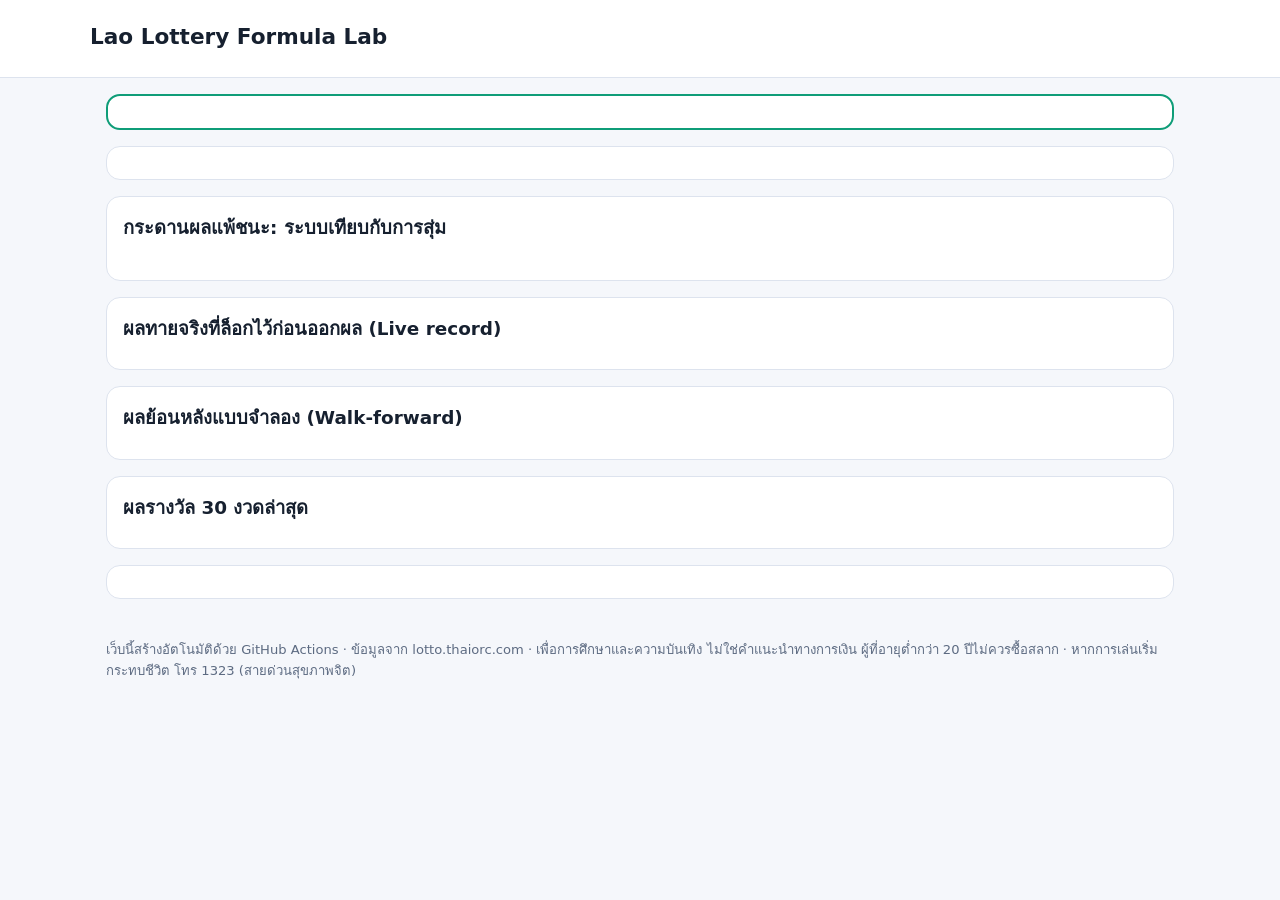
<file: site/template.html>
<!doctype html>
<html lang="th">
<head>
<meta charset="utf-8">
<meta name="viewport" content="width=device-width,initial-scale=1">
<title>Lao Lottery Formula Lab · เลขเด่นงวดหน้า + สถิติแพ้ชนะย้อนหลัง</title>
<style>
:root{--bg:#f5f7fb;--card:#fff;--line:#dde3ee;--text:#16202f;--mut:#5d6b82;--acc:#0f9d78;--acc2:#2563eb;
--warn:#b45309;--warnbg:#fef3c7;--bad:#c0392b;--good:#0f9d78;--chip:#eef2fa;--ctl:#8a94a8}
@media(prefers-color-scheme:dark){:root{--bg:#0b1020;--card:#141c30;--line:#2a3750;--text:#eaf0ff;--mut:#9aa8c3;
--acc:#4ddcb5;--acc2:#7fb0ff;--warn:#fbbf24;--warnbg:#3a2f12;--bad:#ff7b6b;--good:#4ddcb5;--chip:#1c2742;--ctl:#7c88a3}}
*{box-sizing:border-box}
body{margin:0;background:var(--bg);color:var(--text);font:15px/1.6 "Noto Sans Thai","Sarabun",system-ui,sans-serif}
header{padding:20px max(16px,calc((100% - 1100px)/2));border-bottom:1px solid var(--line);background:var(--card)}
h1{margin:0;font-size:1.35rem}h2{margin:0 0 10px;font-size:1.15rem}h3{margin:0 0 6px;font-size:1rem}
.sub{color:var(--mut);font-size:.88rem;margin-top:2px}
main{max-width:1100px;margin:0 auto;padding:16px}
.card{background:var(--card);border:1px solid var(--line);border-radius:14px;padding:16px;margin-bottom:16px}
.hero{border-color:var(--acc);border-width:2px}
.row{display:flex;flex-wrap:wrap;gap:12px;align-items:center;justify-content:space-between}
.big{font-size:1.5rem;font-weight:700}
.grid3{display:grid;grid-template-columns:repeat(auto-fit,minmax(300px,1fr));gap:12px}
.kind{border:1px solid var(--line);border-radius:12px;padding:14px;background:var(--bg)}
.chips{display:flex;flex-wrap:wrap;gap:6px;margin:8px 0}
.chip{background:var(--chip);border:1px solid var(--line);border-radius:10px;padding:2px 9px;font-weight:700;font-variant-numeric:tabular-nums;letter-spacing:.5px}
.chip.top{background:var(--acc);color:#04261d;border-color:var(--acc);font-size:1.15rem}
.badge{display:inline-block;border-radius:999px;padding:2px 10px;font-size:.8rem;font-weight:600;border:1px solid var(--line)}
.b-none{background:var(--chip);color:var(--mut)}.b-luck{background:var(--warnbg);color:var(--warn)}
.b-signal{background:var(--good);color:#04261d}.b-control{background:transparent;color:var(--ctl)}
.b-ok{background:var(--good);color:#04261d}.b-no{background:transparent;color:var(--bad);border-color:var(--bad)}
.note{background:var(--warnbg);color:var(--warn);border-radius:10px;padding:10px 12px;font-size:.9rem}
.mut{color:var(--mut);font-size:.88rem}
table{width:100%;border-collapse:collapse;font-size:.88rem;font-variant-numeric:tabular-nums}
th,td{padding:6px 8px;border-bottom:1px solid var(--line);text-align:right;white-space:nowrap}
th:first-child,td:first-child,td.l,th.l{text-align:left}
th{color:var(--mut);font-weight:600}tr.pri td{background:rgba(15,157,120,.12);font-weight:600}
tr.ctl td{color:var(--ctl);font-style:italic}
.scroll{overflow-x:auto}
.tabs{display:flex;gap:6px;margin-bottom:12px;flex-wrap:wrap}
.tab{border:1px solid var(--line);background:var(--bg);color:var(--text);border-radius:999px;padding:6px 14px;cursor:pointer;font:inherit}
.tab.on{background:var(--acc2);color:#fff;border-color:var(--acc2)}
button.copy{border:1px solid var(--line);background:var(--card);color:var(--text);border-radius:8px;padding:3px 10px;cursor:pointer;font:inherit;font-size:.8rem}
svg{width:100%;height:auto;display:block}
.stats{display:grid;grid-template-columns:repeat(auto-fit,minmax(150px,1fr));gap:10px;margin-bottom:14px}
.stat{background:var(--bg);border:1px solid var(--line);border-radius:10px;padding:8px 12px}
.stat b{display:block;font-size:1.2rem}
details summary{cursor:pointer;color:var(--acc2)}
code{background:var(--chip);padding:1px 6px;border-radius:6px;font-size:.82rem}
footer{max-width:1100px;margin:0 auto;padding:8px 16px 40px;color:var(--mut);font-size:.82rem}
</style>
</head>
<body>
<header>
  <h1>Lao Lottery Formula Lab</h1>
  <div class="sub" id="meta"></div>
</header>
<main>
  <section class="card hero" id="next"></section>
  <section class="card" id="honest"></section>
  <section class="card">
    <h2>กระดานผลแพ้ชนะ: ระบบเทียบกับการสุ่ม</h2>
    <div class="tabs" id="tabs"></div>
    <div id="board"></div>
  </section>
  <section class="card"><h2>ผลทายจริงที่ล็อกไว้ก่อนออกผล (Live record)</h2><div id="live"></div></section>
  <section class="card"><h2>ผลย้อนหลังแบบจำลอง (Walk-forward)</h2><div id="records"></div></section>
  <section class="card"><h2>ผลรางวัล 30 งวดล่าสุด</h2><div class="scroll" id="recent"></div></section>
  <section class="card" id="method"></section>
</main>
<footer>
  เว็บนี้สร้างอัตโนมัติด้วย GitHub Actions · ข้อมูลจาก lotto.thaiorc.com · เพื่อการศึกษาและความบันเทิง ไม่ใช่คำแนะนำทางการเงิน
  ผู้ที่อายุต่ำกว่า 20 ปีไม่ควรซื้อสลาก · หากการเล่นเริ่มกระทบชีวิต โทร 1323 (สายด่วนสุขภาพจิต)
</footer>

<script>
const D = /*__DATA__*/null;
const KINDS = ["top2","bottom2","top3"];
const $ = id => document.getElementById(id);
function el(tag, attrs, ...kids){
  const e = document.createElement(tag);
  for (const [k,v] of Object.entries(attrs||{})){
    if (k==="class") e.className=v; else if (k.startsWith("on")) e.addEventListener(k.slice(2),v); else e.setAttribute(k,v);
  }
  kids.flat().forEach(c=>{ if(c!=null) e.append(c.nodeType?c:document.createTextNode(c)); });
  return e;
}
const thDate = iso => new Date(iso+"T12:00:00+07:00").toLocaleDateString("th-TH",{weekday:"long",day:"numeric",month:"long",year:"numeric"});
const thShort = iso => new Date(iso+"T12:00:00+07:00").toLocaleDateString("th-TH",{day:"numeric",month:"short",year:"2-digit"});
const VERDICT = {none:["ไม่ต่างจากการสุ่ม","b-none"],luck:["ดูดีกว่าสุ่ม แต่น่าจะบังเอิญ","b-luck"],
                 signal:["พบสัญญาณ (ต้องยืนยันกับงวดใหม่)","b-signal"],control:["สูตรควบคุม","b-control"]};
const badge = v => el("span",{class:"badge "+VERDICT[v][1]},VERDICT[v][0]);
const fmt = (n,d=2)=>Number(n).toFixed(d);

/* ---------- header ---------- */
$("meta").textContent = `ข้อมูล ${D.total_draws.toLocaleString()} งวด · ล่าสุด ${thShort(D.data_through)} · อัปเดตเว็บ ${new Date(D.generated_at_utc).toLocaleString("th-TH")}`;

/* ---------- next draw ---------- */
(function(){
  const N = D.next, root = $("next");
  const cutoff = new Date(`${N.target_date}T${String(N.cutoff_hour_ict).padStart(2,"0")}:00:00+07:00`);
  const cd = el("span",{class:"big"});
  const tick = ()=>{
    const s = Math.floor((cutoff-Date.now())/1000);
    if (s<=0){ cd.textContent="ปิดรับแล้ว (รอผล)"; return; }
    const h=Math.floor(s/3600), m=Math.floor(s%3600/60);
    cd.textContent = `เหลือ ${h} ชม. ${m} นาที ก่อนตัดรอบ`;
  };
  tick(); setInterval(tick,30000);
  root.append(el("div",{class:"row"},
    el("div",{}, el("div",{class:"mut"},"งวดหน้า"), el("div",{class:"big"},thDate(N.target_date)), cd),
    el("div",{}, el("span",{class:"badge "+(N.locked?"b-ok":"b-no")}, N.locked?"🔒 ล็อกคำทายก่อนออกผลแล้ว":"ยังไม่ได้ล็อก"),
       el("div",{class:"mut"}, N.sha256?`SHA-256 ${N.sha256.slice(0,12)}…`:"") ,
       el("div",{class:"mut"}, `ใช้ข้อมูลถึง ${thShort(N.data_through)}`))));
  root.append(el("p",{class:"mut"},`เลขเด่นจากสูตร "${D.primary.name}" (กำหนดไว้ล่วงหน้า ไม่เลือกสูตรที่ย้อนหลังสวยที่สุดมาโชว์)`));
  const grid = el("div",{class:"grid3"});
  KINDS.forEach(k=>{
    const x = N.kinds[k];
    const chips = el("div",{class:"chips"}, x.picks.map((p,i)=>el("span",{class:"chip"+(i<3?" top":"")},p)));
    const btn = el("button",{class:"copy",onclick:e=>{navigator.clipboard.writeText(x.picks.join(" "));e.target.textContent="คัดลอกแล้ว";}},"คัดลอกเลข");
    grid.append(el("div",{class:"kind"},
      el("div",{class:"row"},el("h3",{},`${x.label} · ${x.picks.length} เลข`),btn),
      chips, badge(x.verdict),
      el("p",{class:"mut"},`ย้อนหลัง ${D.backtest[k].tests} งวด สูตรนี้ถูก ${fmt(x.hit_pct)}% · สุ่มล้วนคาดหวัง ${fmt(x.baseline_pct)}%`),
      el("p",{class:"mut"},`อัตราจ่ายสมมติ ${x.ev.payout_assumed} เท่า → คาดว่าได้คืน ≈ ${x.ev.return_per_unit_pct}% ของเงินที่ลง · จะเสมอตัวได้ต้องจ่ายอย่างน้อย ${x.ev.breakeven_payout} เท่า`)));
  });
  root.append(grid);
})();

/* ---------- honesty ---------- */
(function(){
  const sigs = KINDS.flatMap(k=>D.backtest[k].strategies.filter(s=>!s.is_control&&s.verdict==="signal"));
  const msg = sigs.length
    ? `พบสูตรที่ผ่านเกณฑ์ ${sigs.length} รายการ (ดูตารางด้านล่าง) แต่ต้องรอผลจริงที่ล็อกไว้ก่อนออกผลยืนยันอีกครั้ง ก่อนเชื่อถือ`
    : `ณ ตอนนี้ ไม่มีสูตรใดชนะการสุ่มอย่างมีนัยสำคัญ (ตรวจ ${D.bonferroni_m} การทดสอบ แก้ค่า p แบบ Bonferroni) เลขที่แสดงจึงมีโอกาสถูกเท่ากับเลขอะไรก็ได้`;
  $("honest").append(el("h2",{},"อ่านก่อนเล่น"), el("div",{class:"note"},msg),
    el("p",{class:"mut"},"ผลสลากเป็นการสุ่ม: ทุกเลขมีโอกาสเท่ากัน (2 ตัว = 1% ต่อเลข, 3 ตัว = 0.1% ต่อเลข) การเลือกหลายเลขเพิ่มโอกาสถูก แต่เพิ่มต้นทุนเท่ากัน จึงไม่เพิ่มกำไรคาดหวัง ระบบนี้จึงทำหน้าที่ \"บันทึกและพิสูจน์\" ว่าสูตรไหนเกินสุ่มจริงหรือไม่ ไม่ใช่เครื่องรับประกันผล"));
})();

/* ---------- charts ---------- */
function lineChart(series, opts){
  const W=720,H=240,P={l:48,r:12,t:12,b:24}, n=series[0].v.length;
  const all = series.flatMap(s=>s.v).concat(opts.band?opts.band.map(x=>x):[],opts.band?opts.band.map(x=>-x):[]);
  let lo=Math.min(0,...all), hi=Math.max(0,...all); if(hi-lo<1){hi+=1;lo-=1;}
  const X=i=>P.l+(W-P.l-P.r)*i/Math.max(1,n-1), Y=v=>P.t+(H-P.t-P.b)*(1-(v-lo)/(hi-lo));
  const ns="http://www.w3.org/2000/svg", s=document.createElementNS(ns,"svg"); s.setAttribute("viewBox",`0 0 ${W} ${H}`);
  const add=(t,a,txt)=>{const e=document.createElementNS(ns,t);for(const k in a)e.setAttribute(k,a[k]);if(txt)e.textContent=txt;s.append(e);return e;};
  if(opts.band){
    const up=opts.band.map((b,i)=>`${X(i)},${Y(b)}`), dn=opts.band.map((b,i)=>`${X(i)},${Y(-b)}`).reverse();
    add("polygon",{points:up.concat(dn).join(" "),fill:"currentColor",opacity:".08"});
  }
  [lo,0,hi].forEach(v=>{add("line",{x1:P.l,x2:W-P.r,y1:Y(v),y2:Y(v),stroke:"currentColor",opacity:v===0?".5":".15"});
    add("text",{x:P.l-6,y:Y(v)+4,"text-anchor":"end","font-size":11,fill:"currentColor",opacity:".7"},fmt(v,opts.d||1));});
  series.forEach(se=>add("polyline",{points:se.v.map((v,i)=>`${X(i)},${Y(v)}`).join(" "),fill:"none",stroke:se.c,"stroke-width":2,"stroke-dasharray":se.dash||""}));
  add("text",{x:P.l,y:H-6,"font-size":11,fill:"currentColor",opacity:".7"},thShort(opts.dates[0]));
  add("text",{x:W-P.r,y:H-6,"text-anchor":"end","font-size":11,fill:"currentColor",opacity:".7"},thShort(opts.dates[n-1]));
  const wrap = el("div",{});
  wrap.append(el("div",{class:"mut"},opts.title),s,
    el("div",{class:"mut"},series.map(x=>el("span",{style:`color:${x.c};margin-right:14px`},"━ "+x.name))));
  return wrap;
}

/* ---------- scoreboard ---------- */
let cur = "top2";
function renderTabs(){
  const t=$("tabs"); t.replaceChildren();
  KINDS.forEach(k=>t.append(el("button",{class:"tab"+(k===cur?" on":""),onclick:()=>{cur=k;renderTabs();renderBoard();renderRecords();renderLive();}},D.backtest[k].label)));
}
function renderBoard(){
  const B=D.backtest[cur], root=$("board"); root.replaceChildren();
  const pr=B.strategies.find(s=>s.is_primary);
  root.append(el("p",{class:"mut"},`ทดสอบ walk-forward ${B.tests} งวด (${thShort(B.from)} – ${thShort(B.to)}) เลือก ${B.picks} เลขต่องวด · สุ่มล้วนคาดว่าถูก ${fmt(B.baseline_pct)}% ·  p ปรับ = p × ${D.bonferroni_m} (Bonferroni)`));
  const tb=el("table",{}, el("thead",{},el("tr",{},
    ["สูตร","ถูก/ทดสอบ","% ถูก","ช่วงเชื่อมั่น 95%","สุ่มคาด %","z","p","p ปรับ","ผล"].map((h,i)=>el(i?"th":"th",{class:i?"":"l"},h)))));
  const body=el("tbody");
  B.strategies.forEach(s=>body.append(el("tr",{class:s.is_primary?"pri":s.is_control?"ctl":""},
    el("td",{class:"l"},s.name+(s.is_primary?" ★":"")),`${s.hits}/${s.tests}`,fmt(s.hit_pct),`${fmt(s.ci_low_pct,1)}–${fmt(s.ci_high_pct,1)}`,
    fmt(s.baseline_pct),fmt(s.z),fmt(s.p_value,3),fmt(s.p_adj,3),el("td",{},badge(s.verdict)))));
  tb.append(body); root.append(el("div",{class:"scroll"},tb));
  const C=B.chart;
  root.append(lineChart([{name:"สูตรหลัก ("+D.primary.name+")",v:C.primary,c:"var(--acc)"},{name:"สุ่ม (ควบคุม)",v:C.control,c:"var(--ctl)",dash:"5 4"}],
    {dates:C.dates,band:C.band,d:1,title:"ถูกสะสม เกิน/ขาด จากที่คาดหวังตามการสุ่ม (แถบเทา = ช่วง ±2σ ที่การสุ่มล้วนเกิดได้)"}));
  root.append(lineChart([{name:"สูตรหลัก",v:C.pnl_primary,c:"var(--acc2)"},{name:"สุ่ม",v:C.pnl_control,c:"var(--ctl)",dash:"5 4"}],
    {dates:C.dates,d:0,title:`กำไร/ขาดทุนจำลองสะสม (ลง 1 หน่วยต่อเลข อัตราจ่ายสมมติ ${D.next.kinds[cur].ev.payout_assumed} เท่า)`}));
}

/* ---------- live + records ---------- */
function resultCell(hit){return el("td",{},el("span",{class:"badge "+(hit?"b-ok":"b-no")},hit?"ชนะ":"แพ้"));}
function renderLive(){
  const L=D.live, root=$("live"); root.replaceChildren();
  const s=L.summary[cur];
  if(!L.draws){
    root.append(el("p",{class:"mut"},"ยังไม่มีงวดที่ล็อกคำทายไว้ก่อนแล้วผลออก ระบบจะเริ่มสะสมสถิติจริงตั้งแต่งวดหน้า ทุกคำทายถูกบันทึกลง Git พร้อม timestamp จึงแก้ย้อนหลังไม่ได้"));
    return;
  }
  root.append(el("div",{class:"stats"},
    el("div",{class:"stat"},el("span",{class:"mut"},"จำนวนงวดที่ตรวจแล้ว"),el("b",{},L.draws)),
    s?el("div",{class:"stat"},el("span",{class:"mut"},`${D.backtest[cur].label}: ชนะ/แพ้`),el("b",{},`${s.hits}/${s.misses}`)):null,
    s?el("div",{class:"stat"},el("span",{class:"mut"},"% ถูก (สุ่มคาด "+fmt(s.baseline_pct)+"%)"),el("b",{},fmt(s.hit_pct)+"%")):null));
  const tb=el("table",{},el("thead",{},el("tr",{},["งวด","เลขที่ออก","เลขที่ทาย","ผล"].map((h,i)=>el("th",{class:i<3&&i!==1?"l":""},h)))));
  const body=el("tbody");
  L.records.filter(r=>r.kind===cur).forEach(r=>body.append(el("tr",{},el("td",{class:"l"},thShort(r.date)),r.actual,el("td",{class:"l"},r.picks.join(" ")),resultCell(r.hit))));
  tb.append(body); root.append(el("div",{class:"scroll"},tb));
}
function renderRecords(){
  const B=D.backtest[cur], root=$("records"); root.replaceChildren();
  root.append(el("p",{class:"mut"},`จำลองว่า "ถ้าทายด้วยสูตรหลักตอนนั้น" ใช้เฉพาะข้อมูลก่อนงวดนั้น (ไม่ใช่คำทายจริงที่ล็อกไว้ จึงแยกจากตารางด้านบน) · ${B.label} ${B.picks} เลข · แสดง 80 งวดล่าสุด`));
  const tb=el("table",{},el("thead",{},el("tr",{},["งวด","เลขที่ออก","อันดับที่ระบบให้เลขนี้","ผล"].map((h,i)=>el("th",{class:i===0?"l":""},h)))));
  const body=el("tbody");
  B.records.forEach(r=>body.append(el("tr",{},el("td",{class:"l"},thShort(r.date)),r.actual,`${r.rank} / ${cur==="top3"?1000:100}`,resultCell(r.hit))));
  tb.append(body); root.append(el("div",{class:"scroll"},tb));
}

/* ---------- recent draws ---------- */
(function(){
  const tb=el("table",{},el("thead",{},el("tr",{},["งวด","เลข 6 ตัว","3 บน","2 บน","2 ล่าง"].map((h,i)=>el("th",{class:i===0?"l":""},h)))));
  const body=el("tbody");
  D.recent_draws.forEach(r=>body.append(el("tr",{},el("td",{class:"l"},thShort(r.draw_date)),r.number6,r.number3_top,r.number2_top,r.number2_bottom)));
  tb.append(body); $("recent").append(tb);
})();

/* ---------- method ---------- */
$("method").append(el("h2",{},"วิธีวัดผลและข้อจำกัด"),
  el("ul",{},
    el("li",{},"Walk-forward: ทุกงวดทายด้วยข้อมูลก่อนงวดนั้นเท่านั้น ไม่แอบดูอนาคต (มีเทสต์อัตโนมัติยืนยัน)"),
    el("li",{},"มีสูตร \"สุ่ม\" เป็นตัวควบคุม และแถบ ±2σ เพื่อดูว่าผลที่เห็นเกินความผันผวนปกติของการสุ่มหรือไม่"),
    el("li",{},`ค่า p คิดจาก binomial แล้วคูณ ${D.bonferroni_m} (จำนวนการทดสอบทั้งหมด) กันการเลือกสูตรที่ "บังเอิญสวย"`),
    el("li",{},"สูตรหลักถูกกำหนดไว้ล่วงหน้า (ไม่เปลี่ยนตามผลย้อนหลัง) และคำทายจริงถูกล็อกใน Git ก่อนผลออกเพื่อตรวจสอบได้"),
    el("li",{},"กำไร/ขาดทุนใช้อัตราจ่ายสมมติใน config.json ไม่ใช่อัตราจริงของผู้ให้บริการ โปรดแก้ให้ตรง"),
    el("li",{},"ข้อมูลตรวจเฉพาะรูปแบบและความสอดคล้อง ไม่ได้ยืนยันว่าตรงกับผลทางการทุกงวด")));

renderTabs(); renderBoard(); renderLive(); renderRecords();
</script>
</body>
</html>
</file>
